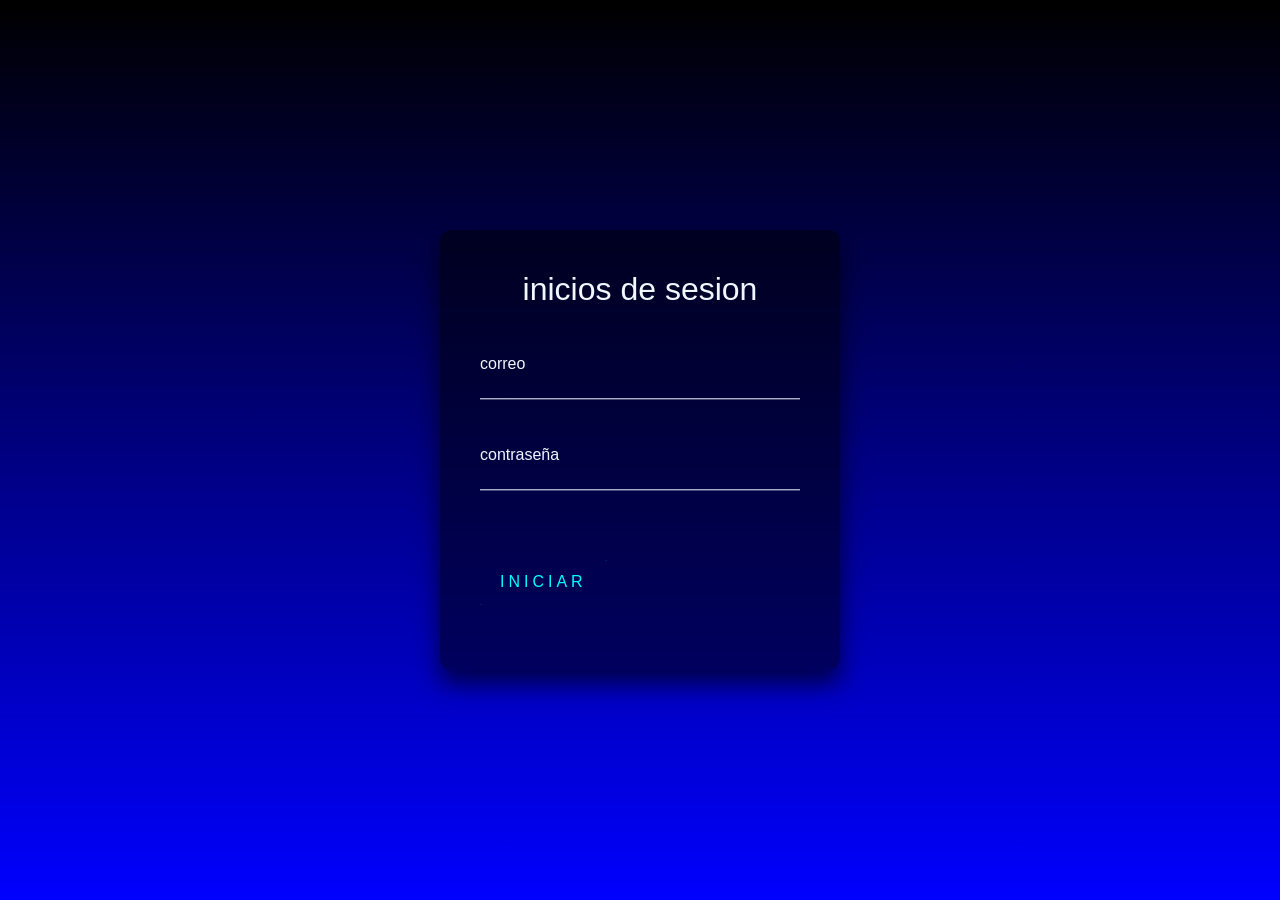
<file: index.html>
<!DOCTYPE html>
<html lang="es">
<head>
    <meta charset="UTF-8">
    
    <meta name="viewport" content="width=device-width, initial-scale=1.0,user-scalable=no, initial-scale=1.0, maximum-scale=1.0, minimum-scale=1.0">
    <title>registrarse</title>
    <!-- Normalize V8.0.1 -->
	<link rel="stylesheet" href="./css/normalize.css">

	<!-- Bootstrap V4.3 -->
	<link rel="stylesheet" href="./css/bootstrap.min.css">

	<!-- Bootstrap Material Design V4.0 -->
	<link rel="stylesheet" href="./css/bootstrap-material-design.min.css">

	<!-- Font Awesome V5.9.0 -->
	<link rel="stylesheet" href="./css/all.css">

	<!-- Sweet Alerts V8.13.0 CSS file -->
	<link rel="stylesheet" href="./css/sweetalert2.min.css">

	<!-- Sweet Alert V8.13.0 JS file-->
	<script src="./js/sweetalert2.min.js" ></script>

	<!-- jQuery Custom Content Scroller V3.1.5 -->
	<link rel="stylesheet" href="./css/jquery.mCustomScrollbar.css">
	
	<!-- General Styles -->
	<link rel="stylesheet" href="./css/style.css">

	<style>
		html{
			height: 100%;
			}
			body{
				margin: 0;
				padding: 0;
				font-family: sans-serif;
				background: linear-gradient(black,blue);
			}
			.contenedor{
				position:absolute;
				top: 50%;
				left: 50%;
				width: 400px;
				padding: 40px;
				transform: translate(-50%, -50%);
				background:  rgb(0, 0, 0,.5) ;
				box-sizing: border-box;
				box-shadow: 0 15px 25px rgb(0, 0, 0,.6) ;
				border-radius: 10px;
			}
			.contenedor h2{
				margin: 0 0 30px;
				padding: 0;
				color:aliceblue;
				text-align: center;
			}
			.contenedor .usuario{
				position: relative;
			}
			.contenedor .usuario input{
				width: 100%;
				padding: 18px 0;
				font-size: 16px;
				color: aliceblue;
				margin-bottom: 30px;
				border: none;
				border-bottom: 1px solid aliceblue;
				outline: none;
				background: transparent;

			}
			.contenedor .usuario label{
				position: absolute;
				top: 0;
				left: 0;
				padding: 18px 0;
				font-size: 16px;
				color: aliceblue;
				pointer-events: none;
				transition: .5s;

			}
			.contenedor .usuario input:focus  label,
			.contenedor .usuario input:valid  label
			{

				top: -20px;
				left: 0;
				color: aqua;
				font-size: 12px;

			}
			.contenedor form a{
				position: relative;
				display: inline-block;
				padding: 10px 20px;
				color: aqua;
				font-size: 16px;
				text-decoration: none;
				text-transform: uppercase;
				overflow: hidden;
				transition: .5s;
				margin-top: 40px ;
				letter-spacing: 4px;
			}
			
			.contenedor a:hover{
				background: aqua;
				color: aliceblue;
				border-radius: 5px;
				box-shadow: 0 0 5px aqua,
				0 0 25px aqua,
				0 0 50px aqua,
				0 0 100px aqua

			}
			.contenedor a span{ 
			position: absolute;
			display: block;	

			}
			.contenedor a span:nth-child(1){
				top: 0;
				left: -100%;
				width: 100%;
				height: 2px;
				background: linear-gradient(270deg, transparent,aqua);
				animation: btn-anim1 1s linear infinite;
				animation-delay:.5s;
			}

			@keyframes btn-anim1{
				0%{
					left:-100%
				}
				50% ,100%{
					left: 100%;
				}
			}
			.contenedor a span:nth-child(2){
				top: -100%;
				right: 0%;
				width: 2px;
				height: 100%;
				background: linear-gradient(90deg, transparent,aqua);
				animation: btn-anim1 1s linear infinite;
				animation-delay:.25s;

			}

			@keyframes btn-anim1{
				0%{
					top:-100%
				}
				50% ,100%{
					top:  100%;
				}
			}
			.contenedor a span:nth-child(3){
				right: -100%;
				bottom: 0;
				height: 2px;
				width: 100%;
				background: linear-gradient(180deg, transparent,aqua);
				animation: btn-anim1 1s linear infinite;
				animation-delay: .25s;
			}

			@keyframes btn-anim1{
				0%{
					right:-100%
				}
				50% ,100%{
					right: 100%;
				}
			}
			.contenedor a span:nth-child(4){
			bottom: -100%;
				left: 0;
				width: 2px;
				height: 100%;
				background: linear-gradient(270deg, transparent,aqua);
				animation: btn-anim1 1s linear infinite;
				animation-delay: .75s;
			}

			@keyframes btn-anim1{
				0%{
					bottom: -100%
				}
				50% ,100%{
					bottom: 100%;
				}
			}

			





	</style>


</head>
<body>
    <div class="contenedor">
<h2>inicios de sesion</h2>
<form action="ingresar">
    <div class="usuario">
        <input type="text" required>
            <label>correo</label>
    </div>
    <div class="usuario">
		<input type="password" required>
			<label>contraseña</label>

			</div>
			<a href="home.html">
				<span></span>
				<span></span>
				<span></span>
				<span></span>
				iniciar
			</a>
 
</form>
    </div>
    
</body>
</html>
</file>
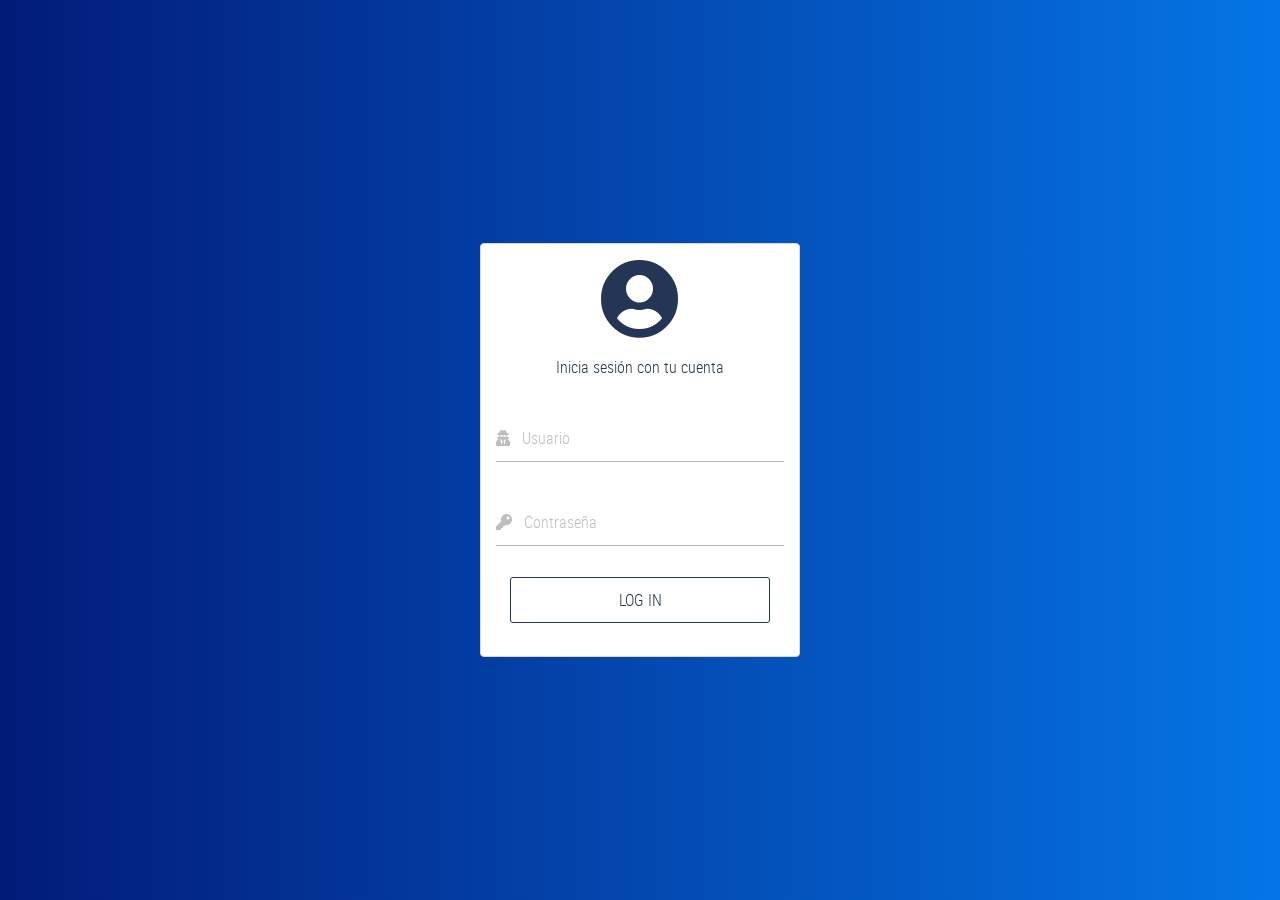
<file: SPM-master/index.html>
<!DOCTYPE html>
<html lang="es">
<head>
	<meta charset="UTF-8">
	<meta name="viewport" content="width=device-width, user-scalable=no, initial-scale=1.0, maximum-scale=1.0, minimum-scale=1.0">
	<title>Login</title>

	<!-- Normalize V8.0.1 -->
	<link rel="stylesheet" href="./css/normalize.css">

	<!-- Bootstrap V4.3 -->
	<link rel="stylesheet" href="./css/bootstrap.min.css">

	<!-- Bootstrap Material Design V4.0 -->
	<link rel="stylesheet" href="./css/bootstrap-material-design.min.css">

	<!-- Font Awesome V5.9.0 -->
	<link rel="stylesheet" href="./css/all.css">

	<!-- Sweet Alerts V8.13.0 CSS file -->
	<link rel="stylesheet" href="./css/sweetalert2.min.css">

	<!-- Sweet Alert V8.13.0 JS file -->
	<script src="./js/sweetalert2.min.js" ></script>

	<!-- jQuery Custom Content Scroller V3.1.5 -->
	<link rel="stylesheet" href="./css/jquery.mCustomScrollbar.css">
	
	<!-- General Styles -->
	<link rel="stylesheet" href="./css/style.css">
</head>
<body>

	<div class="login-container">
		<div class="login-content">
			<p class="text-center">
				<i class="fas fa-user-circle fa-5x"></i>
			</p>
			<p class="text-center">
				Inicia sesión con tu cuenta
			</p>
			<form action="">
				<div class="form-group">
					<label for="UserName" class="bmd-label-floating"><i class="fas fa-user-secret"></i> &nbsp; Usuario</label>
					<input type="text" class="form-control" id="UserName" name="usuario" pattern="[a-zA-Z0-9]{1,35}" maxlength="35">
				</div>
				<div class="form-group">
					<label for="UserPassword" class="bmd-label-floating"><i class="fas fa-key"></i> &nbsp; Contraseña</label>
					<input type="password" class="form-control" id="UserPassword" name="clave" maxlength="200">
				</div>
				<a href="home.html" class="btn-login text-center">LOG IN</a>
			</form>
		</div>
	</div>

	
	<!--=============================================
	=            Include JavaScript files           =
	==============================================-->
	<!-- jQuery V3.4.1 -->
	<script src="./js/jquery-3.4.1.min.js" ></script>

	<!-- popper -->
	<script src="./js/popper.min.js" ></script>

	<!-- Bootstrap V4.3 -->
	<script src="./js/bootstrap.min.js" ></script>

	<!-- jQuery Custom Content Scroller V3.1.5 -->
	<script src="./js/jquery.mCustomScrollbar.concat.min.js" ></script>

	<!-- Bootstrap Material Design V4.0 -->
	<script src="./js/bootstrap-material-design.min.js" ></script>
	<script>$(document).ready(function() { $('body').bootstrapMaterialDesign(); });</script>

	<script src="./js/main.js" ></script>
</body>
</html>
</file>
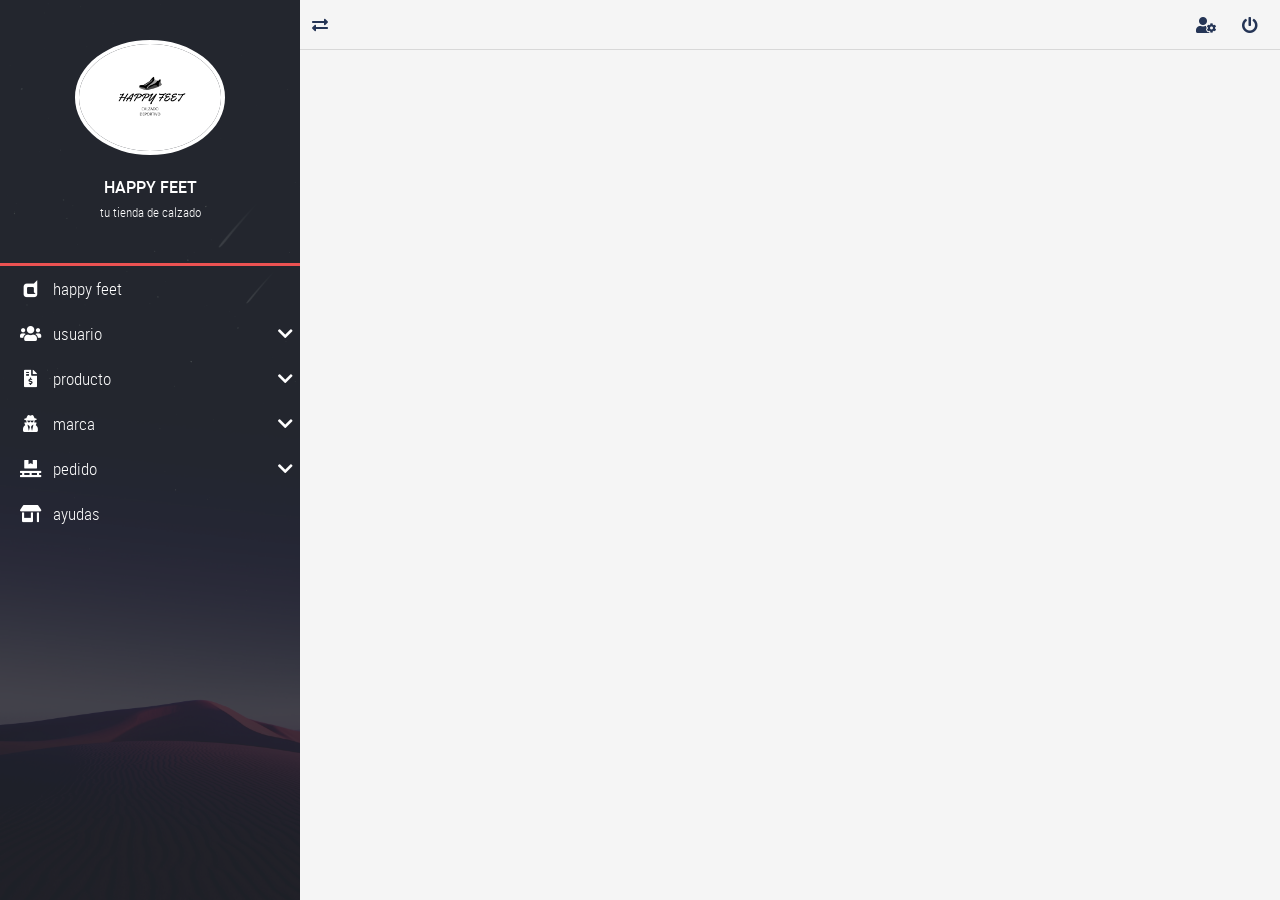
<file: home.html>
<!DOCTYPE html>
<html lang="es">
<head>
	<meta charset="UTF-8">
	<meta name="viewport" content="width=device-width, user-scalable=no, initial-scale=1.0, maximum-scale=1.0, minimum-scale=1.0">
	<title>Home</title>

	<!-- Normalize V8.0.1 -->
	<link rel="stylesheet" href="./css/normalize.css">

	<!-- Bootstrap V4.3 -->
	<link rel="stylesheet" href="./css/bootstrap.min.css">

	<!-- Bootstrap Material Design V4.0 -->
	<link rel="stylesheet" href="./css/bootstrap-material-design.min.css">

	<!-- Font Awesome V5.9.0 -->
	<link rel="stylesheet" href="./css/all.css">

	<!-- Sweet Alerts V8.13.0 CSS file -->
	<link rel="stylesheet" href="./css/sweetalert2.min.css">

	<!-- Sweet Alert V8.13.0 JS file-->
	<script src="./js/sweetalert2.min.js" ></script>

	<!-- jQuery Custom Content Scroller V3.1.5 -->
	<link rel="stylesheet" href="./css/jquery.mCustomScrollbar.css">
	
	<!-- General Styles -->
	<link rel="stylesheet" href="./css/style.css">


</head>
<body>
	
	<!-- Main container -->
	<main class="full-box main-container">
		<!-- Nav lateral -->
		<section class="full-box nav-lateral">
			<div class="full-box nav-lateral-bg show-nav-lateral"></div>
			<div class="full-box nav-lateral-content">
				<figure class="full-box nav-lateral-avatar">
					<i class="far fa-times-circle show-nav-lateral"></i>
					<img src="./assets/avatar/LOGO.png" class="img-fluid" alt="Avatar">
					<figcaption class="roboto-medium text-center">
						HAPPY FEET <br><small class="roboto-condensed-light">tu tienda de calzado</small>
					</figcaption>
				</figure>
				<div class="full-box nav-lateral-bar"></div>
				<nav class="full-box nav-lateral-menu">
					<ul>
						<li>
							<a href="home.html"><i class="fab fa-dashcube fa-fw"></i> &nbsp; happy feet</a>
						</li>

						<li>
							<a href="#" class="nav-btn-submenu"><i class="fas fa-users fa-fw"></i> &nbsp; usuario <i class="fas fa-chevron-down"></i></a>
							<ul>
								<li>
									<a href="vistas/usuario2.php"target="marco"><i class="fas fa-clipboard-list fa-fw"></i> &nbsp; Lista de usuario</a>
								</li>
								<li>
									<a href="vistas/usuario.php"target="marco"><i class="fas fa-plus fa-fw"></i> &nbsp; Agregar usuario</a>
								</li>
								
								
							</ul>
						</li>

						

						<li>
							<a href="#" class="nav-btn-submenu"><i class="fas fa-file-invoice-dollar fa-fw"></i> &nbsp; producto <i class="fas fa-chevron-down"></i></a>
							<ul>
								<li>
									<a href="vistas/producto.php"target="marco"><i class="fas fa-clipboard-list fa-fw"></i> &nbsp; Lista productos</a>
								</li>
								<li>
									<a href="vistas/producto2.php"target="marco"><i class="fas fa-plus fa-fw"></i> &nbsp; agregar producto</a>
								</li>
								
								
							</ul>
						</li>

						
						<li>
							<a href="#" class="nav-btn-submenu"><i class="fas  fa-user-secret fa-fw"></i> &nbsp; marca <i class="fas fa-chevron-down"></i></a>
							<ul>
								<li>
									<a href="vistas/marca.php"target="marco"><i class="fas fa-plus fa-fw"></i> &nbsp; buscar marca zapatos</a>
								</li>
								<li>
									<a href="vistas/marca2.php"target="marco"><i class="fas fa-clipboard-list fa-fw"></i> &nbsp; elegir marca zapatos</a>
								</li>
								
							</ul>
						</li>
						<li>
							<a href="#" class="nav-btn-submenu"><i class="fas fa-pallet fa-fw"></i> &nbsp; pedido <i class="fas fa-chevron-down"></i></a>
							<ul>
								<li>
									<a href="vistas/pedido.php"target="marco"><i class="fas fa-plus fa-fw"></i> &nbsp; agregar pedido</a>
									
								
									
								</li>
								<li>
									<a href="vistas/pedido2.php"target="marco"><i class="fas fa-clipboard-list fa-fw"></i> &nbsp; Lista pedidos</a>
								</li>
								<li>
									<a href="vistas/agregarpedido.php"target="marco"><i class="fas fa-search fa-fw"></i> &nbsp; Buscar pedido</a>
								</li>
							</ul>
						</li>

						<li>
							<a href="vistas/.php"target="marco"><i class="fas fa-store-alt fa-fw"></i> &nbsp; ayudas</a>
						</li>
					</ul>
				</nav>
			</div>
		</section>

		<!-- Page content -->
		<section class="full-box page-content">
			<nav class="full-box navbar-info">
				<a href="#" class="float-left show-nav-lateral">
					<i class="fas fa-exchange-alt"></i>
				</a>
				<a href="user-update.html">
					<i class="fas fa-user-cog"></i>
				</a>
				<a href="#" class="btn-exit-system">
					<i class="fas fa-power-off"></i>
				</a>
			</nav>	
			</div>
			<section class="full-width" style="margin: 30px 0;">
				<iframe name="marco" src="framework.php" frameborder="0" width="100%" height="900"></iframe>
			</section>

		</section>
	</main>
	
	
	<!--=============================================
	=            Include JavaScript files           =
	==============================================-->
	<!-- jQuery V3.4.1 -->
	<script src="./js/jquery-3.4.1.min.js" ></script>

	<!-- popper -->
	<script src="./js/popper.min.js" ></script>

	<!-- Bootstrap V4.3 -->
	<script src="./js/bootstrap.min.js" ></script>

	<!-- jQuery Custom Content Scroller V3.1.5 -->
	<script src="./js/jquery.mCustomScrollbar.concat.min.js" ></script>

	<!-- Bootstrap Material Design V4.0 -->
	<script src="./js/bootstrap-material-design.min.js" ></script>
	<script>$(document).ready(function() { $('body').bootstrapMaterialDesign(); });</script>

	<script src="./js/main.js" ></script>
</body>
</html>
</file>
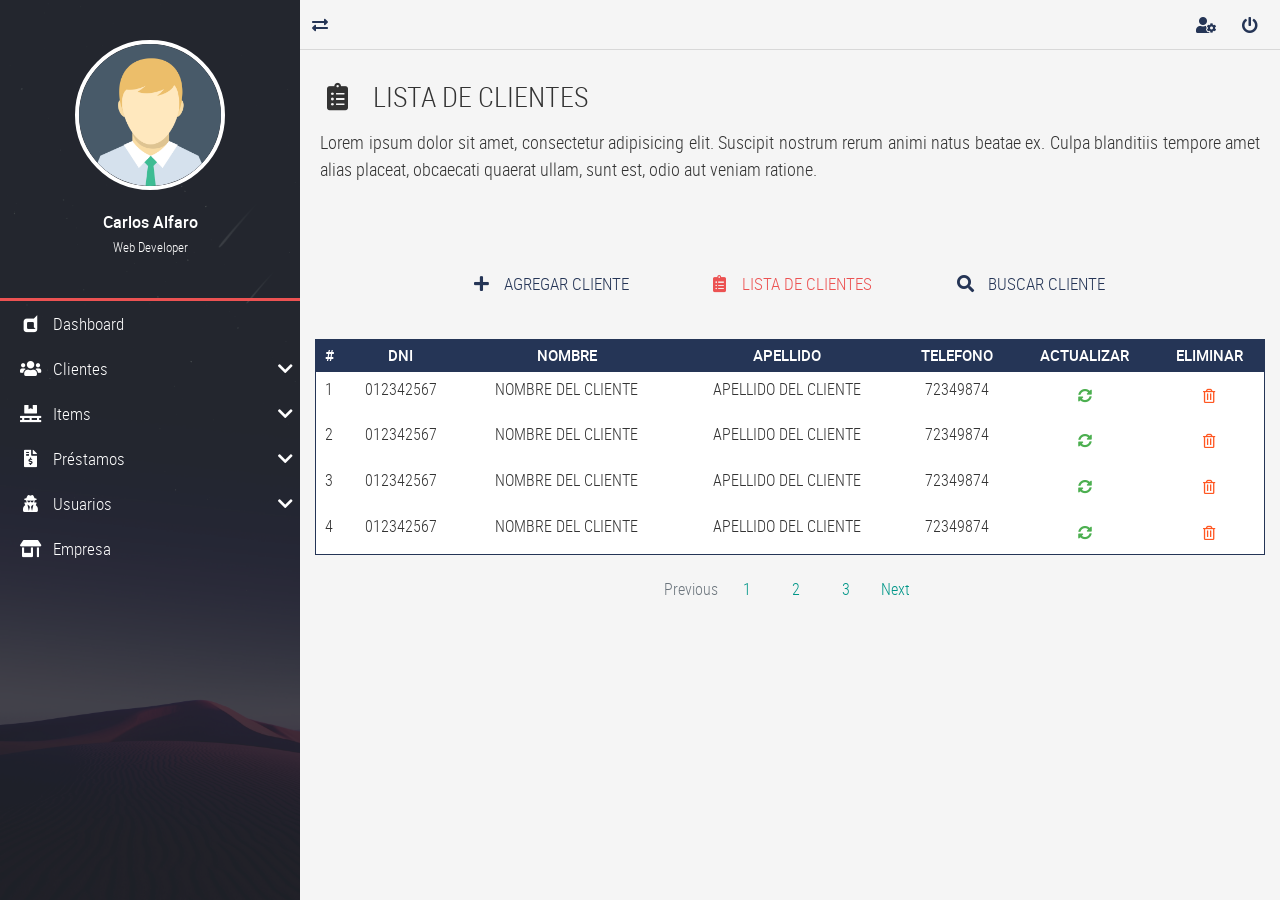
<file: SPM-master/client-list.html>
<!DOCTYPE html>
<html lang="es">
<head>
	<meta charset="UTF-8">
	<meta name="viewport" content="width=device-width, user-scalable=no, initial-scale=1.0, maximum-scale=1.0, minimum-scale=1.0">
	<title>Lista de clientes</title>

	<!-- Normalize V8.0.1 -->
	<link rel="stylesheet" href="./css/normalize.css">

	<!-- Bootstrap V4.3 -->
	<link rel="stylesheet" href="./css/bootstrap.min.css">

	<!-- Bootstrap Material Design V4.0 -->
	<link rel="stylesheet" href="./css/bootstrap-material-design.min.css">

	<!-- Font Awesome V5.9.0 -->
	<link rel="stylesheet" href="./css/all.css">

	<!-- Sweet Alerts V8.13.0 CSS file -->
	<link rel="stylesheet" href="./css/sweetalert2.min.css">

	<!-- Sweet Alert V8.13.0 JS file-->
	<script src="./js/sweetalert2.min.js" ></script>

	<!-- jQuery Custom Content Scroller V3.1.5 -->
	<link rel="stylesheet" href="./css/jquery.mCustomScrollbar.css">
	
	<!-- General Styles -->
	<link rel="stylesheet" href="./css/style.css">


</head>
<body>
	
	<!-- Main container -->
	<main class="full-box main-container">
		<!-- Nav lateral -->
		<section class="full-box nav-lateral">
			<div class="full-box nav-lateral-bg show-nav-lateral"></div>
			<div class="full-box nav-lateral-content">
				<figure class="full-box nav-lateral-avatar">
					<i class="far fa-times-circle show-nav-lateral"></i>
					<img src="./assets/avatar/Avatar.png" class="img-fluid" alt="Avatar">
					<figcaption class="roboto-medium text-center">
						Carlos Alfaro <br><small class="roboto-condensed-light">Web Developer</small>
					</figcaption>
				</figure>
				<div class="full-box nav-lateral-bar"></div>
				<nav class="full-box nav-lateral-menu">
					<ul>
						<li>
							<a href="home.html"><i class="fab fa-dashcube fa-fw"></i> &nbsp; Dashboard</a>
						</li>

						<li>
							<a href="#" class="nav-btn-submenu"><i class="fas fa-users fa-fw"></i> &nbsp; Clientes <i class="fas fa-chevron-down"></i></a>
							<ul>
								<li>
									<a href="client-new.html"><i class="fas fa-plus fa-fw"></i> &nbsp; Agregar Cliente</a>
								</li>
								<li>
									<a href="client-list.html"><i class="fas fa-clipboard-list fa-fw"></i> &nbsp; Lista de clientes</a>
								</li>
								<li>
									<a href="client-search.html"><i class="fas fa-search fa-fw"></i> &nbsp; Buscar cliente</a>
								</li>
							</ul>
						</li>

						<li>
							<a href="#" class="nav-btn-submenu"><i class="fas fa-pallet fa-fw"></i> &nbsp; Items <i class="fas fa-chevron-down"></i></a>
							<ul>
								<li>
									<a href="item-new.html"><i class="fas fa-plus fa-fw"></i> &nbsp; Agregar item</a>
								</li>
								<li>
									<a href="item-list.html"><i class="fas fa-clipboard-list fa-fw"></i> &nbsp; Lista de items</a>
								</li>
								<li>
									<a href="item-search.html"><i class="fas fa-search fa-fw"></i> &nbsp; Buscar item</a>
								</li>
							</ul>
						</li>

						<li>
							<a href="#" class="nav-btn-submenu"><i class="fas fa-file-invoice-dollar fa-fw"></i> &nbsp; Préstamos <i class="fas fa-chevron-down"></i></a>
							<ul>
								<li>
									<a href="reservation-new.html"><i class="fas fa-plus fa-fw"></i> &nbsp; Nuevo préstamo</a>
								</li>
								<li>
									<a href="reservation-list.html"><i class="fas fa-clipboard-list fa-fw"></i> &nbsp; Lista de préstamos</a>
								</li>
								<li>
									<a href="reservation-search.html"><i class="fas fa-search-dollar fa-fw"></i> &nbsp; Buscar préstamos</a>
								</li>
								<li>
									<a href="reservation-pending.html"><i class="fas fa-hand-holding-usd fa-fw"></i> &nbsp; Préstamos pendientes</a>
								</li>
							</ul>
						</li>

						<li>
							<a href="#" class="nav-btn-submenu"><i class="fas  fa-user-secret fa-fw"></i> &nbsp; Usuarios <i class="fas fa-chevron-down"></i></a>
							<ul>
								<li>
									<a href="user-new.html"><i class="fas fa-plus fa-fw"></i> &nbsp; Nuevo usuario</a>
								</li>
								<li>
									<a href="user-list.html"><i class="fas fa-clipboard-list fa-fw"></i> &nbsp; Lista de usuarios</a>
								</li>
								<li>
									<a href="user-search.html"><i class="fas fa-search fa-fw"></i> &nbsp; Buscar usuario</a>
								</li>
							</ul>
						</li>

						<li>
							<a href="company.html"><i class="fas fa-store-alt fa-fw"></i> &nbsp; Empresa</a>
						</li>
					</ul>
				</nav>
			</div>
		</section>

		<!-- Page content -->
		<section class="full-box page-content">
			<nav class="full-box navbar-info">
				<a href="#" class="float-left show-nav-lateral">
					<i class="fas fa-exchange-alt"></i>
				</a>
				<a href="user-update.html">
					<i class="fas fa-user-cog"></i>
				</a>
				<a href="#" class="btn-exit-system">
					<i class="fas fa-power-off"></i>
				</a>
			</nav>

			<!-- Page header -->
			<div class="full-box page-header">
				<h3 class="text-left">
					<i class="fas fa-clipboard-list fa-fw"></i> &nbsp; LISTA DE CLIENTES
				</h3>
				<p class="text-justify">
					Lorem ipsum dolor sit amet, consectetur adipisicing elit. Suscipit nostrum rerum animi natus beatae ex. Culpa blanditiis tempore amet alias placeat, obcaecati quaerat ullam, sunt est, odio aut veniam ratione.
				</p>
			</div>

			<div class="container-fluid">
				<ul class="full-box list-unstyled page-nav-tabs">
					<li>
						<a href="client-new.html"><i class="fas fa-plus fa-fw"></i> &nbsp; AGREGAR CLIENTE</a>
					</li>
					<li>
						<a class="active" href="client-list.html"><i class="fas fa-clipboard-list fa-fw"></i> &nbsp; LISTA DE CLIENTES</a>
					</li>
					<li>
						<a href="client-search.html"><i class="fas fa-search fa-fw"></i> &nbsp; BUSCAR CLIENTE</a>
					</li>
				</ul>	
			</div>
			
			<!-- Content here-->
			<div class="container-fluid">
				<div class="table-responsive">
					<table class="table table-dark table-sm">
						<thead>
							<tr class="text-center roboto-medium">
								<th>#</th>
								<th>DNI</th>
								<th>NOMBRE</th>
								<th>APELLIDO</th>
								<th>TELEFONO</th>
								<th>ACTUALIZAR</th>
								<th>ELIMINAR</th>
							</tr>
						</thead>
						<tbody>
							<tr class="text-center" >
								<td>1</td>
								<td>012342567</td>
								<td>NOMBRE DEL CLIENTE</td>
								<td>APELLIDO DEL CLIENTE</td>
								<td>72349874</td>
								<td>
									<a href="client-update.html" class="btn btn-success">
	  									<i class="fas fa-sync-alt"></i>	
									</a>
								</td>
								<td>
									<form action="">
										<button type="button" class="btn btn-warning">
		  									<i class="far fa-trash-alt"></i>
										</button>
									</form>
								</td>
							</tr>
							<tr class="text-center" >
								<td>2</td>
								<td>012342567</td>
								<td>NOMBRE DEL CLIENTE</td>
								<td>APELLIDO DEL CLIENTE</td>
								<td>72349874</td>
								<td>
									<a href="client-update.html" class="btn btn-success">
	  									<i class="fas fa-sync-alt"></i>	
									</a>
								</td>
								<td>
									<form action="">
										<button type="button" class="btn btn-warning">
		  									<i class="far fa-trash-alt"></i>
										</button>
									</form>
								</td>
							</tr>
							<tr class="text-center" >
								<td>3</td>
								<td>012342567</td>
								<td>NOMBRE DEL CLIENTE</td>
								<td>APELLIDO DEL CLIENTE</td>
								<td>72349874</td>
								<td>
									<a href="client-update.html" class="btn btn-success">
	  									<i class="fas fa-sync-alt"></i>	
									</a>
								</td>
								<td>
									<form action="">
										<button type="button" class="btn btn-warning">
		  									<i class="far fa-trash-alt"></i>
										</button>
									</form>
								</td>
							</tr>
							<tr class="text-center" >
								<td>4</td>
								<td>012342567</td>
								<td>NOMBRE DEL CLIENTE</td>
								<td>APELLIDO DEL CLIENTE</td>
								<td>72349874</td>
								<td>
									<a href="client-update.html" class="btn btn-success">
	  									<i class="fas fa-sync-alt"></i>	
									</a>
								</td>
								<td>
									<form action="">
										<button type="button" class="btn btn-warning">
		  									<i class="far fa-trash-alt"></i>
										</button>
									</form>
								</td>
							</tr>
						</tbody>
					</table>
				</div>
				<nav aria-label="Page navigation example">
					<ul class="pagination justify-content-center">
						<li class="page-item disabled">
							<a class="page-link" href="#" tabindex="-1">Previous</a>
						</li>
						<li class="page-item"><a class="page-link" href="#">1</a></li>
						<li class="page-item"><a class="page-link" href="#">2</a></li>
						<li class="page-item"><a class="page-link" href="#">3</a></li>
						<li class="page-item">
							<a class="page-link" href="#">Next</a>
						</li>
					</ul>
				</nav>
			</div>

		</section>
	</main>
	
	
	<!--=============================================
	=            Include JavaScript files           =
	==============================================-->
	<!-- jQuery V3.4.1 -->
	<script src="./js/jquery-3.4.1.min.js" ></script>

	<!-- popper -->
	<script src="./js/popper.min.js" ></script>

	<!-- Bootstrap V4.3 -->
	<script src="./js/bootstrap.min.js" ></script>

	<!-- jQuery Custom Content Scroller V3.1.5 -->
	<script src="./js/jquery.mCustomScrollbar.concat.min.js" ></script>

	<!-- Bootstrap Material Design V4.0 -->
	<script src="./js/bootstrap-material-design.min.js" ></script>
	<script>$(document).ready(function() { $('body').bootstrapMaterialDesign(); });</script>

	<script src="./js/main.js" ></script>
</body>
</html>
</file>
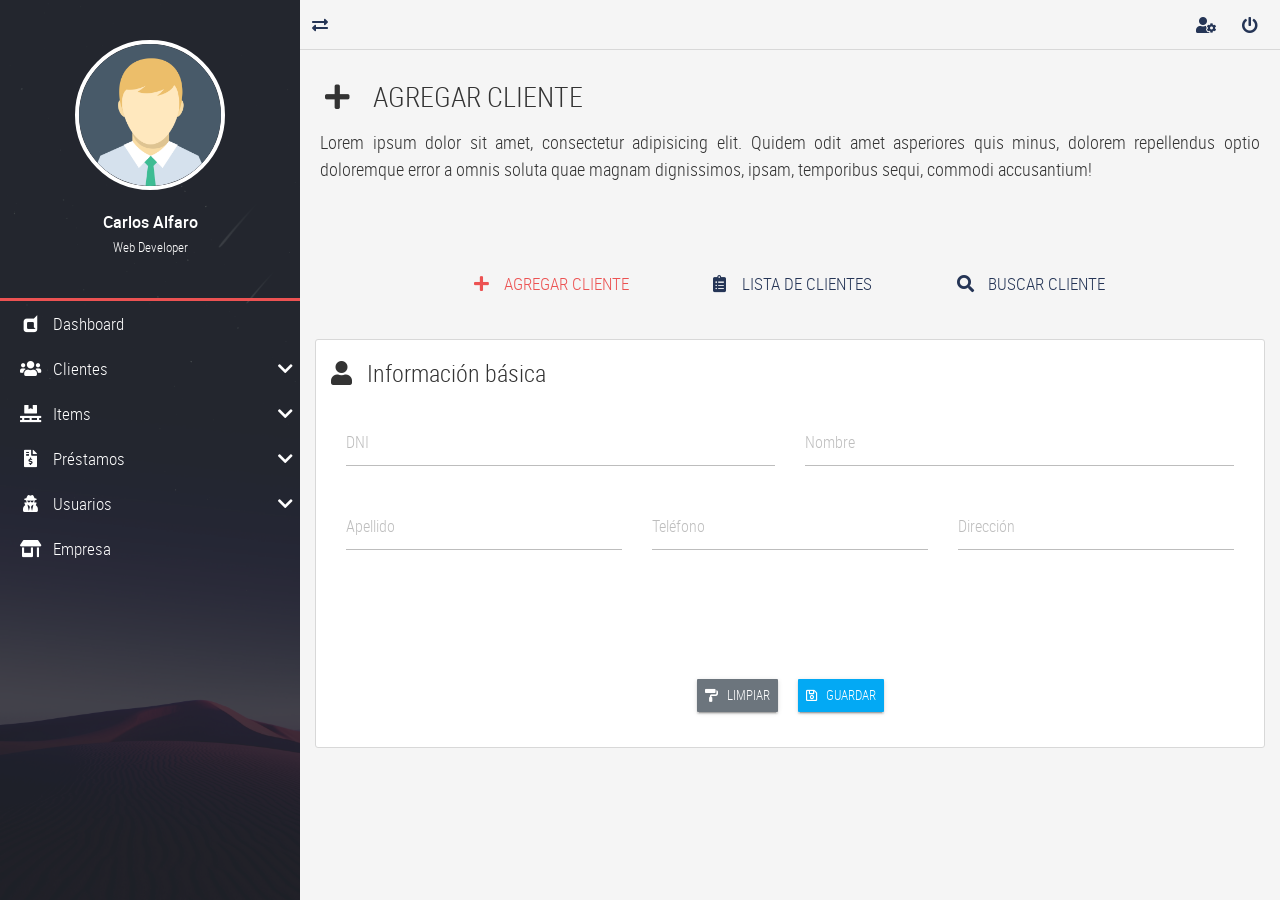
<file: SPM-master/client-new.html>
<!DOCTYPE html>
<html lang="es">
<head>
	<meta charset="UTF-8">
	<meta name="viewport" content="width=device-width, user-scalable=no, initial-scale=1.0, maximum-scale=1.0, minimum-scale=1.0">
	<title>Nuevo cliente</title>

	<!-- Normalize V8.0.1 -->
	<link rel="stylesheet" href="./css/normalize.css">

	<!-- Bootstrap V4.3 -->
	<link rel="stylesheet" href="./css/bootstrap.min.css">

	<!-- Bootstrap Material Design V4.0 -->
	<link rel="stylesheet" href="./css/bootstrap-material-design.min.css">

	<!-- Font Awesome V5.9.0 -->
	<link rel="stylesheet" href="./css/all.css">

	<!-- Sweet Alerts V8.13.0 CSS file -->
	<link rel="stylesheet" href="./css/sweetalert2.min.css">

	<!-- Sweet Alert V8.13.0 JS file-->
	<script src="./js/sweetalert2.min.js" ></script>

	<!-- jQuery Custom Content Scroller V3.1.5 -->
	<link rel="stylesheet" href="./css/jquery.mCustomScrollbar.css">
	
	<!-- General Styles -->
	<link rel="stylesheet" href="./css/style.css">


</head>
<body>
	
	<!-- Main container -->
	<main class="full-box main-container">
		<!-- Nav lateral -->
		<section class="full-box nav-lateral">
			<div class="full-box nav-lateral-bg show-nav-lateral"></div>
			<div class="full-box nav-lateral-content">
				<figure class="full-box nav-lateral-avatar">
					<i class="far fa-times-circle show-nav-lateral"></i>
					<img src="./assets/avatar/Avatar.png" class="img-fluid" alt="Avatar">
					<figcaption class="roboto-medium text-center">
						Carlos Alfaro <br><small class="roboto-condensed-light">Web Developer</small>
					</figcaption>
				</figure>
				<div class="full-box nav-lateral-bar"></div>
				<nav class="full-box nav-lateral-menu">
					<ul>
						<li>
							<a href="home.html"><i class="fab fa-dashcube fa-fw"></i> &nbsp; Dashboard</a>
						</li>

						<li>
							<a href="#" class="nav-btn-submenu"><i class="fas fa-users fa-fw"></i> &nbsp; Clientes <i class="fas fa-chevron-down"></i></a>
							<ul>
								<li>
									<a href="client-new.html"><i class="fas fa-plus fa-fw"></i> &nbsp; Agregar Cliente</a>
								</li>
								<li>
									<a href="client-list.html"><i class="fas fa-clipboard-list fa-fw"></i> &nbsp; Lista de clientes</a>
								</li>
								<li>
									<a href="client-search.html"><i class="fas fa-search fa-fw"></i> &nbsp; Buscar cliente</a>
								</li>
							</ul>
						</li>

						<li>
							<a href="#" class="nav-btn-submenu"><i class="fas fa-pallet fa-fw"></i> &nbsp; Items <i class="fas fa-chevron-down"></i></a>
							<ul>
								<li>
									<a href="item-new.html"><i class="fas fa-plus fa-fw"></i> &nbsp; Agregar item</a>
								</li>
								<li>
									<a href="item-list.html"><i class="fas fa-clipboard-list fa-fw"></i> &nbsp; Lista de items</a>
								</li>
								<li>
									<a href="item-search.html"><i class="fas fa-search fa-fw"></i> &nbsp; Buscar item</a>
								</li>
							</ul>
						</li>

						<li>
							<a href="#" class="nav-btn-submenu"><i class="fas fa-file-invoice-dollar fa-fw"></i> &nbsp; Préstamos <i class="fas fa-chevron-down"></i></a>
							<ul>
								<li>
									<a href="reservation-new.html"><i class="fas fa-plus fa-fw"></i> &nbsp; Nuevo préstamo</a>
								</li>
								<li>
									<a href="reservation-list.html"><i class="fas fa-clipboard-list fa-fw"></i> &nbsp; Lista de préstamos</a>
								</li>
								<li>
									<a href="reservation-search.html"><i class="fas fa-search-dollar fa-fw"></i> &nbsp; Buscar préstamos</a>
								</li>
								<li>
									<a href="reservation-pending.html"><i class="fas fa-hand-holding-usd fa-fw"></i> &nbsp; Préstamos pendientes</a>
								</li>
							</ul>
						</li>

						<li>
							<a href="#" class="nav-btn-submenu"><i class="fas  fa-user-secret fa-fw"></i> &nbsp; Usuarios <i class="fas fa-chevron-down"></i></a>
							<ul>
								<li>
									<a href="user-new.html"><i class="fas fa-plus fa-fw"></i> &nbsp; Nuevo usuario</a>
								</li>
								<li>
									<a href="user-list.html"><i class="fas fa-clipboard-list fa-fw"></i> &nbsp; Lista de usuarios</a>
								</li>
								<li>
									<a href="user-search.html"><i class="fas fa-search fa-fw"></i> &nbsp; Buscar usuario</a>
								</li>
							</ul>
						</li>

						<li>
							<a href="company.html"><i class="fas fa-store-alt fa-fw"></i> &nbsp; Empresa</a>
						</li>
					</ul>
				</nav>
			</div>
		</section>

		<!-- Page content -->
		<section class="full-box page-content">
			<nav class="full-box navbar-info">
				<a href="#" class="float-left show-nav-lateral">
					<i class="fas fa-exchange-alt"></i>
				</a>
				<a href="user-update.html">
					<i class="fas fa-user-cog"></i>
				</a>
				<a href="#" class="btn-exit-system">
					<i class="fas fa-power-off"></i>
				</a>
			</nav>

			<!-- Page header -->
			<div class="full-box page-header">
				<h3 class="text-left">
					<i class="fas fa-plus fa-fw"></i> &nbsp; AGREGAR CLIENTE
				</h3>
				<p class="text-justify">
					Lorem ipsum dolor sit amet, consectetur adipisicing elit. Quidem odit amet asperiores quis minus, dolorem repellendus optio doloremque error a omnis soluta quae magnam dignissimos, ipsam, temporibus sequi, commodi accusantium!
				</p>
			</div>

			<div class="container-fluid">
				<ul class="full-box list-unstyled page-nav-tabs">
					<li>
						<a class="active" href="client-new.html"><i class="fas fa-plus fa-fw"></i> &nbsp; AGREGAR CLIENTE</a>
					</li>
					<li>
						<a href="client-list.html"><i class="fas fa-clipboard-list fa-fw"></i> &nbsp; LISTA DE CLIENTES</a>
					</li>
					<li>
						<a href="client-search.html"><i class="fas fa-search fa-fw"></i> &nbsp; BUSCAR CLIENTE</a>
					</li>
				</ul>	
			</div>
			
			<!-- Content here-->
			<div class="container-fluid">
				<form action="" class="form-neon" autocomplete="off">
					<fieldset>
						<legend><i class="fas fa-user"></i> &nbsp; Información básica</legend>
						<div class="container-fluid">
							<div class="row">
								<div class="col-12 col-md-6">
									<div class="form-group">
										<label for="cliente_dni" class="bmd-label-floating">DNI</label>
										<input type="text" pattern="[a-zA-Z0-9-]{1,27}" class="form-control" id="cliente_dni" id="cliente_dni" maxlength="27">
									</div>
								</div>
								<div class="col-12 col-md-6">
									<div class="form-group">
										<label for="cliente_nombre" class="bmd-label-floating">Nombre</label>
										<input type="text" pattern="[a-zA-ZáéíóúÁÉÍÓÚñÑ ]{1,40}" class="form-control" name="cliente_nombre" id="cliente_nombre" maxlength="40">
									</div>
								</div>
								<div class="col-12 col-md-4">
									<div class="form-group">
										<label for="cliente_apellido" class="bmd-label-floating">Apellido</label>
										<input type="text" pattern="[a-zA-ZáéíóúÁÉÍÓÚñÑ ]{1,40}" class="form-control" name="cliente_apellido" id="cliente_apellido" maxlength="40">
									</div>
								</div>
								<div class="col-12 col-md-4">
									<div class="form-group">
										<label for="cliente_telefono" class="bmd-label-floating">Teléfono</label>
										<input type="text" pattern="[0-9()+]{1,20}" class="form-control" name="cliente_telefono" id="cliente_telefono" maxlength="20">
									</div>
								</div>
								<div class="col-12 col-md-4">
									<div class="form-group">
										<label for="cliente_direccion" class="bmd-label-floating">Dirección</label>
										<input type="text" pattern="[a-zA-Z0-9áéíóúÁÉÍÓÚñÑ#- ]{1,150}" class="form-control" name="cliente_direccion" id="cliente_direccion" maxlength="150">
									</div>
								</div>
							</div>
						</div>
					</fieldset>
					<br><br><br>
					<p class="text-center" style="margin-top: 40px;">
						<button type="reset" class="btn btn-raised btn-secondary btn-sm"><i class="fas fa-paint-roller"></i> &nbsp; LIMPIAR</button>
						&nbsp; &nbsp;
						<button type="submit" class="btn btn-raised btn-info btn-sm"><i class="far fa-save"></i> &nbsp; GUARDAR</button>
					</p>
				</form>
			</div>	

		</section>
	</main>
	
	
	<!--=============================================
	=            Include JavaScript files           =
	==============================================-->
	<!-- jQuery V3.4.1 -->
	<script src="./js/jquery-3.4.1.min.js" ></script>

	<!-- popper -->
	<script src="./js/popper.min.js" ></script>

	<!-- Bootstrap V4.3 -->
	<script src="./js/bootstrap.min.js" ></script>

	<!-- jQuery Custom Content Scroller V3.1.5 -->
	<script src="./js/jquery.mCustomScrollbar.concat.min.js" ></script>

	<!-- Bootstrap Material Design V4.0 -->
	<script src="./js/bootstrap-material-design.min.js" ></script>
	<script>$(document).ready(function() { $('body').bootstrapMaterialDesign(); });</script>

	<script src="./js/main.js" ></script>
</body>
</html>
</file>
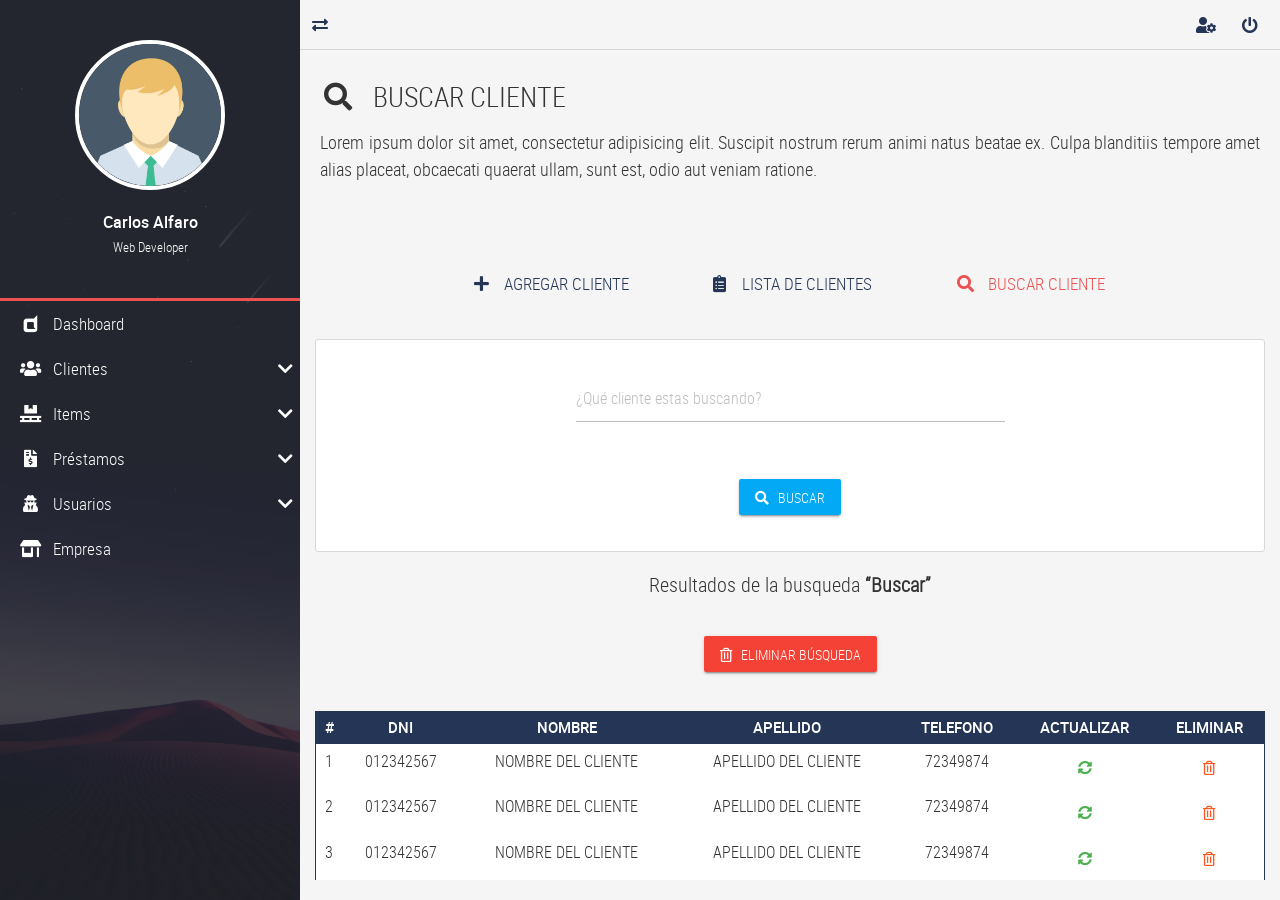
<file: SPM-master/client-search.html>
<!DOCTYPE html>
<html lang="es">
<head>
	<meta charset="UTF-8">
	<meta name="viewport" content="width=device-width, user-scalable=no, initial-scale=1.0, maximum-scale=1.0, minimum-scale=1.0">
	<title>Buscar clientes</title>

	<!-- Normalize V8.0.1 -->
	<link rel="stylesheet" href="./css/normalize.css">

	<!-- Bootstrap V4.3 -->
	<link rel="stylesheet" href="./css/bootstrap.min.css">

	<!-- Bootstrap Material Design V4.0 -->
	<link rel="stylesheet" href="./css/bootstrap-material-design.min.css">

	<!-- Font Awesome V5.9.0 -->
	<link rel="stylesheet" href="./css/all.css">

	<!-- Sweet Alerts V8.13.0 CSS file -->
	<link rel="stylesheet" href="./css/sweetalert2.min.css">

	<!-- Sweet Alert V8.13.0 JS file-->
	<script src="./js/sweetalert2.min.js" ></script>

	<!-- jQuery Custom Content Scroller V3.1.5 -->
	<link rel="stylesheet" href="./css/jquery.mCustomScrollbar.css">
	
	<!-- General Styles -->
	<link rel="stylesheet" href="./css/style.css">


</head>
<body>
	
	<!-- Main container -->
	<main class="full-box main-container">
		<!-- Nav lateral -->
		<section class="full-box nav-lateral">
			<div class="full-box nav-lateral-bg show-nav-lateral"></div>
			<div class="full-box nav-lateral-content">
				<figure class="full-box nav-lateral-avatar">
					<i class="far fa-times-circle show-nav-lateral"></i>
					<img src="./assets/avatar/Avatar.png" class="img-fluid" alt="Avatar">
					<figcaption class="roboto-medium text-center">
						Carlos Alfaro <br><small class="roboto-condensed-light">Web Developer</small>
					</figcaption>
				</figure>
				<div class="full-box nav-lateral-bar"></div>
				<nav class="full-box nav-lateral-menu">
					<ul>
						<li>
							<a href="home.html"><i class="fab fa-dashcube fa-fw"></i> &nbsp; Dashboard</a>
						</li>

						<li>
							<a href="#" class="nav-btn-submenu"><i class="fas fa-users fa-fw"></i> &nbsp; Clientes <i class="fas fa-chevron-down"></i></a>
							<ul>
								<li>
									<a href="client-new.html"><i class="fas fa-plus fa-fw"></i> &nbsp; Agregar Cliente</a>
								</li>
								<li>
									<a href="client-list.html"><i class="fas fa-clipboard-list fa-fw"></i> &nbsp; Lista de clientes</a>
								</li>
								<li>
									<a href="client-search.html"><i class="fas fa-search fa-fw"></i> &nbsp; Buscar cliente</a>
								</li>
							</ul>
						</li>

						<li>
							<a href="#" class="nav-btn-submenu"><i class="fas fa-pallet fa-fw"></i> &nbsp; Items <i class="fas fa-chevron-down"></i></a>
							<ul>
								<li>
									<a href="item-new.html"><i class="fas fa-plus fa-fw"></i> &nbsp; Agregar item</a>
								</li>
								<li>
									<a href="item-list.html"><i class="fas fa-clipboard-list fa-fw"></i> &nbsp; Lista de items</a>
								</li>
								<li>
									<a href="item-search.html"><i class="fas fa-search fa-fw"></i> &nbsp; Buscar item</a>
								</li>
							</ul>
						</li>

						<li>
							<a href="#" class="nav-btn-submenu"><i class="fas fa-file-invoice-dollar fa-fw"></i> &nbsp; Préstamos <i class="fas fa-chevron-down"></i></a>
							<ul>
								<li>
									<a href="reservation-new.html"><i class="fas fa-plus fa-fw"></i> &nbsp; Nuevo préstamo</a>
								</li>
								<li>
									<a href="reservation-list.html"><i class="fas fa-clipboard-list fa-fw"></i> &nbsp; Lista de préstamos</a>
								</li>
								<li>
									<a href="reservation-search.html"><i class="fas fa-search-dollar fa-fw"></i> &nbsp; Buscar préstamos</a>
								</li>
								<li>
									<a href="reservation-pending.html"><i class="fas fa-hand-holding-usd fa-fw"></i> &nbsp; Préstamos pendientes</a>
								</li>
							</ul>
						</li>

						<li>
							<a href="#" class="nav-btn-submenu"><i class="fas  fa-user-secret fa-fw"></i> &nbsp; Usuarios <i class="fas fa-chevron-down"></i></a>
							<ul>
								<li>
									<a href="user-new.html"><i class="fas fa-plus fa-fw"></i> &nbsp; Nuevo usuario</a>
								</li>
								<li>
									<a href="user-list.html"><i class="fas fa-clipboard-list fa-fw"></i> &nbsp; Lista de usuarios</a>
								</li>
								<li>
									<a href="user-search.html"><i class="fas fa-search fa-fw"></i> &nbsp; Buscar usuario</a>
								</li>
							</ul>
						</li>

						<li>
							<a href="company.html"><i class="fas fa-store-alt fa-fw"></i> &nbsp; Empresa</a>
						</li>
					</ul>
				</nav>
			</div>
		</section>

		<!-- Page content -->
		<section class="full-box page-content">
			<nav class="full-box navbar-info">
				<a href="#" class="float-left show-nav-lateral">
					<i class="fas fa-exchange-alt"></i>
				</a>
				<a href="user-update.html">
					<i class="fas fa-user-cog"></i>
				</a>
				<a href="#" class="btn-exit-system">
					<i class="fas fa-power-off"></i>
				</a>
			</nav>

			<!-- Page header -->
			<div class="full-box page-header">
				<h3 class="text-left">
					<i class="fas fa-search fa-fw"></i> &nbsp; BUSCAR CLIENTE
				</h3>
				<p class="text-justify">
					Lorem ipsum dolor sit amet, consectetur adipisicing elit. Suscipit nostrum rerum animi natus beatae ex. Culpa blanditiis tempore amet alias placeat, obcaecati quaerat ullam, sunt est, odio aut veniam ratione.
				</p>
			</div>

			<div class="container-fluid">
				<ul class="full-box list-unstyled page-nav-tabs">
					<li>
						<a href="client-new.html"><i class="fas fa-plus fa-fw"></i> &nbsp; AGREGAR CLIENTE</a>
					</li>
					<li>
						<a href="client-list.html"><i class="fas fa-clipboard-list fa-fw"></i> &nbsp; LISTA DE CLIENTES</a>
					</li>
					<li>
						<a class="active" href="client-search.html"><i class="fas fa-search fa-fw"></i> &nbsp; BUSCAR CLIENTE</a>
					</li>
				</ul>	
			</div>
			
			<!-- Content here-->
			<div class="container-fluid">
				<form class="form-neon" action="">
					<div class="container-fluid">
						<div class="row justify-content-md-center">
							<div class="col-12 col-md-6">
								<div class="form-group">
									<label for="inputSearch" class="bmd-label-floating">¿Qué cliente estas buscando?</label>
									<input type="text" class="form-control" name="busqueda-" id="inputSearch" maxlength="30">
								</div>
							</div>
							<div class="col-12">
								<p class="text-center" style="margin-top: 40px;">
									<button type="submit" class="btn btn-raised btn-info"><i class="fas fa-search"></i> &nbsp; BUSCAR</button>
								</p>
							</div>
						</div>
					</div>
				</form>
			</div>

			
			<div class="container-fluid">
				<form action="">
					<input type="hidden" name="eliminar-busqueda" value="eliminar">
					<div class="container-fluid">
						<div class="row justify-content-md-center">
							<div class="col-12 col-md-6">
								<p class="text-center" style="font-size: 20px;">
									Resultados de la busqueda <strong>“Buscar”</strong>
								</p>
							</div>
							<div class="col-12">
								<p class="text-center" style="margin-top: 20px;">
									<button type="submit" class="btn btn-raised btn-danger"><i class="far fa-trash-alt"></i> &nbsp; ELIMINAR BÚSQUEDA</button>
								</p>
							</div>
						</div>
					</div>
				</form>
			</div>


			<div class="container-fluid">
				<div class="table-responsive">
					<table class="table table-dark table-sm">
						<thead>
							<tr class="text-center roboto-medium">
								<th>#</th>
								<th>DNI</th>
								<th>NOMBRE</th>
								<th>APELLIDO</th>
								<th>TELEFONO</th>
								<th>ACTUALIZAR</th>
								<th>ELIMINAR</th>
							</tr>
						</thead>
						<tbody>
							<tr class="text-center" >
								<td>1</td>
								<td>012342567</td>
								<td>NOMBRE DEL CLIENTE</td>
								<td>APELLIDO DEL CLIENTE</td>
								<td>72349874</td>
								<td>
									<a href="client-update.html" class="btn btn-success">
	  									<i class="fas fa-sync-alt"></i>	
									</a>
								</td>
								<td>
									<form action="">
										<button type="button" class="btn btn-warning">
		  									<i class="far fa-trash-alt"></i>
										</button>
									</form>
								</td>
							</tr>
							<tr class="text-center" >
								<td>2</td>
								<td>012342567</td>
								<td>NOMBRE DEL CLIENTE</td>
								<td>APELLIDO DEL CLIENTE</td>
								<td>72349874</td>
								<td>
									<a href="client-update.html" class="btn btn-success">
	  									<i class="fas fa-sync-alt"></i>	
									</a>
								</td>
								<td>
									<form action="">
										<button type="button" class="btn btn-warning">
		  									<i class="far fa-trash-alt"></i>
										</button>
									</form>
								</td>
							</tr>
							<tr class="text-center" >
								<td>3</td>
								<td>012342567</td>
								<td>NOMBRE DEL CLIENTE</td>
								<td>APELLIDO DEL CLIENTE</td>
								<td>72349874</td>
								<td>
									<a href="client-update.html" class="btn btn-success">
	  									<i class="fas fa-sync-alt"></i>	
									</a>
								</td>
								<td>
									<form action="">
										<button type="button" class="btn btn-warning">
		  									<i class="far fa-trash-alt"></i>
										</button>
									</form>
								</td>
							</tr>
							<tr class="text-center" >
								<td>4</td>
								<td>012342567</td>
								<td>NOMBRE DEL CLIENTE</td>
								<td>APELLIDO DEL CLIENTE</td>
								<td>72349874</td>
								<td>
									<a href="client-update.html" class="btn btn-success">
	  									<i class="fas fa-sync-alt"></i>	
									</a>
								</td>
								<td>
									<form action="">
										<button type="button" class="btn btn-warning">
		  									<i class="far fa-trash-alt"></i>
										</button>
									</form>
								</td>
							</tr>
						</tbody>
					</table>
				</div>
				<nav aria-label="Page navigation example">
					<ul class="pagination justify-content-center">
						<li class="page-item disabled">
							<a class="page-link" href="#" tabindex="-1">Previous</a>
						</li>
						<li class="page-item"><a class="page-link" href="#">1</a></li>
						<li class="page-item"><a class="page-link" href="#">2</a></li>
						<li class="page-item"><a class="page-link" href="#">3</a></li>
						<li class="page-item">
							<a class="page-link" href="#">Next</a>
						</li>
					</ul>
				</nav>
			</div>

		</section>
	</main>
	
	
	<!--=============================================
	=            Include JavaScript files           =
	==============================================-->
	<!-- jQuery V3.4.1 -->
	<script src="./js/jquery-3.4.1.min.js" ></script>

	<!-- popper -->
	<script src="./js/popper.min.js" ></script>

	<!-- Bootstrap V4.3 -->
	<script src="./js/bootstrap.min.js" ></script>

	<!-- jQuery Custom Content Scroller V3.1.5 -->
	<script src="./js/jquery.mCustomScrollbar.concat.min.js" ></script>

	<!-- Bootstrap Material Design V4.0 -->
	<script src="./js/bootstrap-material-design.min.js" ></script>
	<script>$(document).ready(function() { $('body').bootstrapMaterialDesign(); });</script>

	<script src="./js/main.js" ></script>
</body>
</html>
</file>
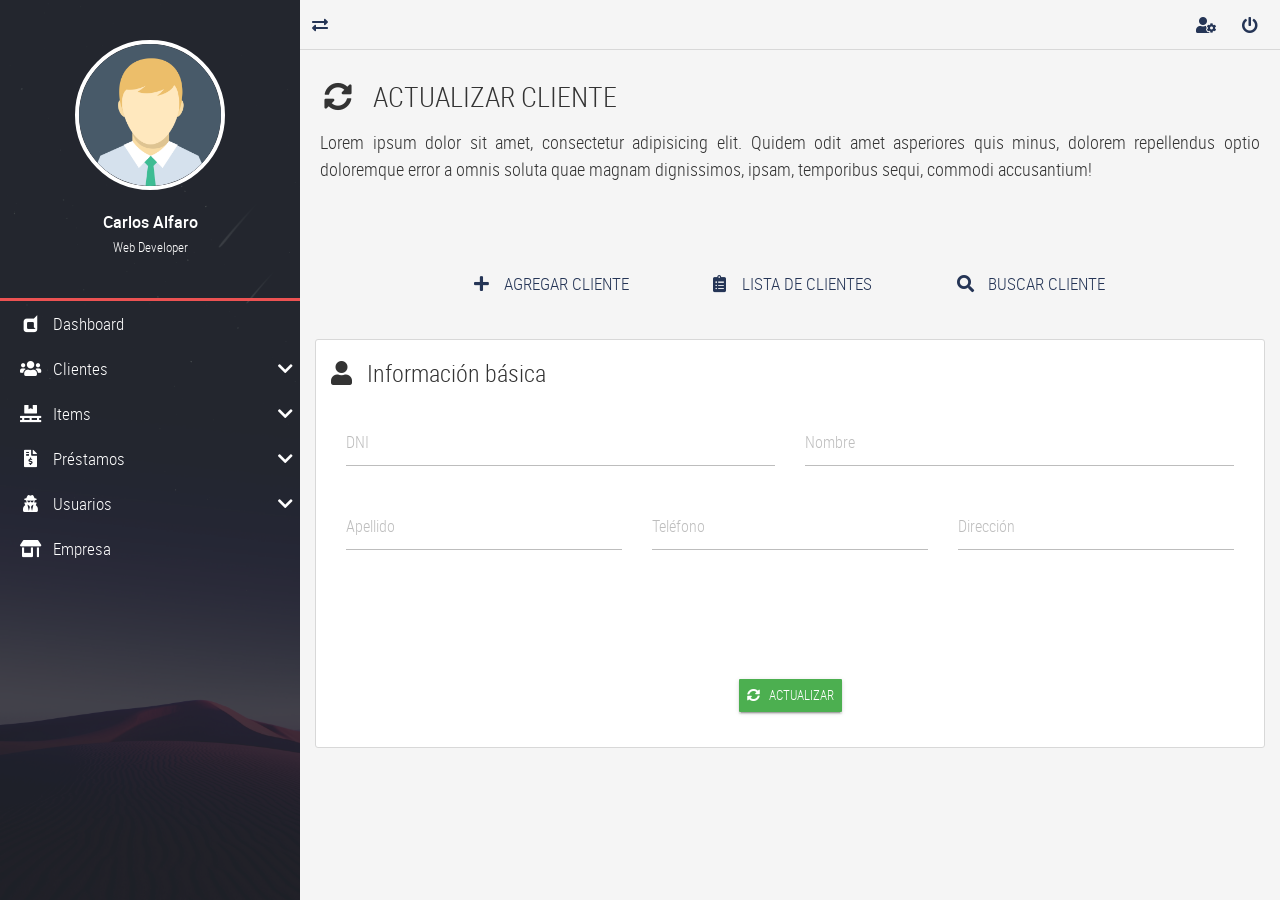
<file: SPM-master/client-update.html>
<!DOCTYPE html>
<html lang="es">
<head>
	<meta charset="UTF-8">
	<meta name="viewport" content="width=device-width, user-scalable=no, initial-scale=1.0, maximum-scale=1.0, minimum-scale=1.0">
	<title>Actualizar cliente</title>

	<!-- Normalize V8.0.1 -->
	<link rel="stylesheet" href="./css/normalize.css">

	<!-- Bootstrap V4.3 -->
	<link rel="stylesheet" href="./css/bootstrap.min.css">

	<!-- Bootstrap Material Design V4.0 -->
	<link rel="stylesheet" href="./css/bootstrap-material-design.min.css">

	<!-- Font Awesome V5.9.0 -->
	<link rel="stylesheet" href="./css/all.css">

	<!-- Sweet Alerts V8.13.0 CSS file -->
	<link rel="stylesheet" href="./css/sweetalert2.min.css">

	<!-- Sweet Alert V8.13.0 JS file-->
	<script src="./js/sweetalert2.min.js" ></script>

	<!-- jQuery Custom Content Scroller V3.1.5 -->
	<link rel="stylesheet" href="./css/jquery.mCustomScrollbar.css">
	
	<!-- General Styles -->
	<link rel="stylesheet" href="./css/style.css">


</head>
<body>
	
	<!-- Main container -->
	<main class="full-box main-container">
		<!-- Nav lateral -->
		<section class="full-box nav-lateral">
			<div class="full-box nav-lateral-bg show-nav-lateral"></div>
			<div class="full-box nav-lateral-content">
				<figure class="full-box nav-lateral-avatar">
					<i class="far fa-times-circle show-nav-lateral"></i>
					<img src="./assets/avatar/Avatar.png" class="img-fluid" alt="Avatar">
					<figcaption class="roboto-medium text-center">
						Carlos Alfaro <br><small class="roboto-condensed-light">Web Developer</small>
					</figcaption>
				</figure>
				<div class="full-box nav-lateral-bar"></div>
				<nav class="full-box nav-lateral-menu">
					<ul>
						<li>
							<a href="home.html"><i class="fab fa-dashcube fa-fw"></i> &nbsp; Dashboard</a>
						</li>

						<li>
							<a href="#" class="nav-btn-submenu"><i class="fas fa-users fa-fw"></i> &nbsp; Clientes <i class="fas fa-chevron-down"></i></a>
							<ul>
								<li>
									<a href="client-new.html"><i class="fas fa-plus fa-fw"></i> &nbsp; Agregar Cliente</a>
								</li>
								<li>
									<a href="client-list.html"><i class="fas fa-clipboard-list fa-fw"></i> &nbsp; Lista de clientes</a>
								</li>
								<li>
									<a href="client-search.html"><i class="fas fa-search fa-fw"></i> &nbsp; Buscar cliente</a>
								</li>
							</ul>
						</li>

						<li>
							<a href="#" class="nav-btn-submenu"><i class="fas fa-pallet fa-fw"></i> &nbsp; Items <i class="fas fa-chevron-down"></i></a>
							<ul>
								<li>
									<a href="item-new.html"><i class="fas fa-plus fa-fw"></i> &nbsp; Agregar item</a>
								</li>
								<li>
									<a href="item-list.html"><i class="fas fa-clipboard-list fa-fw"></i> &nbsp; Lista de items</a>
								</li>
								<li>
									<a href="item-search.html"><i class="fas fa-search fa-fw"></i> &nbsp; Buscar item</a>
								</li>
							</ul>
						</li>

						<li>
							<a href="#" class="nav-btn-submenu"><i class="fas fa-file-invoice-dollar fa-fw"></i> &nbsp; Préstamos <i class="fas fa-chevron-down"></i></a>
							<ul>
								<li>
									<a href="reservation-new.html"><i class="fas fa-plus fa-fw"></i> &nbsp; Nuevo préstamo</a>
								</li>
								<li>
									<a href="reservation-list.html"><i class="fas fa-clipboard-list fa-fw"></i> &nbsp; Lista de préstamos</a>
								</li>
								<li>
									<a href="reservation-search.html"><i class="fas fa-search-dollar fa-fw"></i> &nbsp; Buscar préstamos</a>
								</li>
								<li>
									<a href="reservation-pending.html"><i class="fas fa-hand-holding-usd fa-fw"></i> &nbsp; Préstamos pendientes</a>
								</li>
							</ul>
						</li>

						<li>
							<a href="#" class="nav-btn-submenu"><i class="fas  fa-user-secret fa-fw"></i> &nbsp; Usuarios <i class="fas fa-chevron-down"></i></a>
							<ul>
								<li>
									<a href="user-new.html"><i class="fas fa-plus fa-fw"></i> &nbsp; Nuevo usuario</a>
								</li>
								<li>
									<a href="user-list.html"><i class="fas fa-clipboard-list fa-fw"></i> &nbsp; Lista de usuarios</a>
								</li>
								<li>
									<a href="user-search.html"><i class="fas fa-search fa-fw"></i> &nbsp; Buscar usuario</a>
								</li>
							</ul>
						</li>

						<li>
							<a href="company.html"><i class="fas fa-store-alt fa-fw"></i> &nbsp; Empresa</a>
						</li>
					</ul>
				</nav>
			</div>
		</section>

		<!-- Page content -->
		<section class="full-box page-content">
			<nav class="full-box navbar-info">
				<a href="#" class="float-left show-nav-lateral">
					<i class="fas fa-exchange-alt"></i>
				</a>
				<a href="user-update.html">
					<i class="fas fa-user-cog"></i>
				</a>
				<a href="#" class="btn-exit-system">
					<i class="fas fa-power-off"></i>
				</a>
			</nav>

			<!-- Page header -->
			<div class="full-box page-header">
				<h3 class="text-left">
					<i class="fas fa-sync-alt fa-fw"></i> &nbsp; ACTUALIZAR CLIENTE
				</h3>
				<p class="text-justify">
					Lorem ipsum dolor sit amet, consectetur adipisicing elit. Quidem odit amet asperiores quis minus, dolorem repellendus optio doloremque error a omnis soluta quae magnam dignissimos, ipsam, temporibus sequi, commodi accusantium!
				</p>
			</div>

			<div class="container-fluid">
				<ul class="full-box list-unstyled page-nav-tabs">
					<li>
						<a href="client-new.html"><i class="fas fa-plus fa-fw"></i> &nbsp; AGREGAR CLIENTE</a>
					</li>
					<li>
						<a href="client-list.html"><i class="fas fa-clipboard-list fa-fw"></i> &nbsp; LISTA DE CLIENTES</a>
					</li>
					<li>
						<a href="client-search.html"><i class="fas fa-search fa-fw"></i> &nbsp; BUSCAR CLIENTE</a>
					</li>
				</ul>	
			</div>
			
			<!-- Content here-->
			<div class="container-fluid">
				<form action="" class="form-neon" autocomplete="off">
					<fieldset>
						<legend><i class="fas fa-user"></i> &nbsp; Información básica</legend>
						<div class="container-fluid">
							<div class="row">
								<div class="col-12 col-md-6">
									<div class="form-group">
										<label for="cliente_dni" class="bmd-label-floating">DNI</label>
										<input type="text" pattern="[a-zA-Z0-9-]{1,27}" class="form-control" id="cliente_dni" id="cliente_dni" maxlength="27">
									</div>
								</div>
								<div class="col-12 col-md-6">
									<div class="form-group">
										<label for="cliente_nombre" class="bmd-label-floating">Nombre</label>
										<input type="text" pattern="[a-zA-ZáéíóúÁÉÍÓÚñÑ ]{1,40}" class="form-control" name="cliente_nombre" id="cliente_nombre" maxlength="40">
									</div>
								</div>
								<div class="col-12 col-md-4">
									<div class="form-group">
										<label for="cliente_apellido" class="bmd-label-floating">Apellido</label>
										<input type="text" pattern="[a-zA-ZáéíóúÁÉÍÓÚñÑ ]{1,40}" class="form-control" name="cliente_apellido" id="cliente_apellido" maxlength="40">
									</div>
								</div>
								<div class="col-12 col-md-4">
									<div class="form-group">
										<label for="cliente_telefono" class="bmd-label-floating">Teléfono</label>
										<input type="text" pattern="[0-9()+]{1,20}" class="form-control" name="cliente_telefono" id="cliente_telefono" maxlength="20">
									</div>
								</div>
								<div class="col-12 col-md-4">
									<div class="form-group">
										<label for="cliente_direccion" class="bmd-label-floating">Dirección</label>
										<input type="text" pattern="[a-zA-Z0-9áéíóúÁÉÍÓÚñÑ#- ]{1,150}" class="form-control" name="cliente_direccion" id="cliente_direccion" maxlength="150">
									</div>
								</div>
							</div>
						</div>
					</fieldset>
					<br><br><br>
					<p class="text-center" style="margin-top: 40px;">
						<button type="submit" class="btn btn-raised btn-success btn-sm"><i class="fas fa-sync-alt"></i> &nbsp; ACTUALIZAR</button>
					</p>
				</form>
			</div>	

		</section>
	</main>
	
	
	<!--=============================================
	=            Include JavaScript files           =
	==============================================-->
	<!-- jQuery V3.4.1 -->
	<script src="./js/jquery-3.4.1.min.js" ></script>

	<!-- popper -->
	<script src="./js/popper.min.js" ></script>

	<!-- Bootstrap V4.3 -->
	<script src="./js/bootstrap.min.js" ></script>

	<!-- jQuery Custom Content Scroller V3.1.5 -->
	<script src="./js/jquery.mCustomScrollbar.concat.min.js" ></script>

	<!-- Bootstrap Material Design V4.0 -->
	<script src="./js/bootstrap-material-design.min.js" ></script>
	<script>$(document).ready(function() { $('body').bootstrapMaterialDesign(); });</script>

	<script src="./js/main.js" ></script>
</body>
</html>
</file>
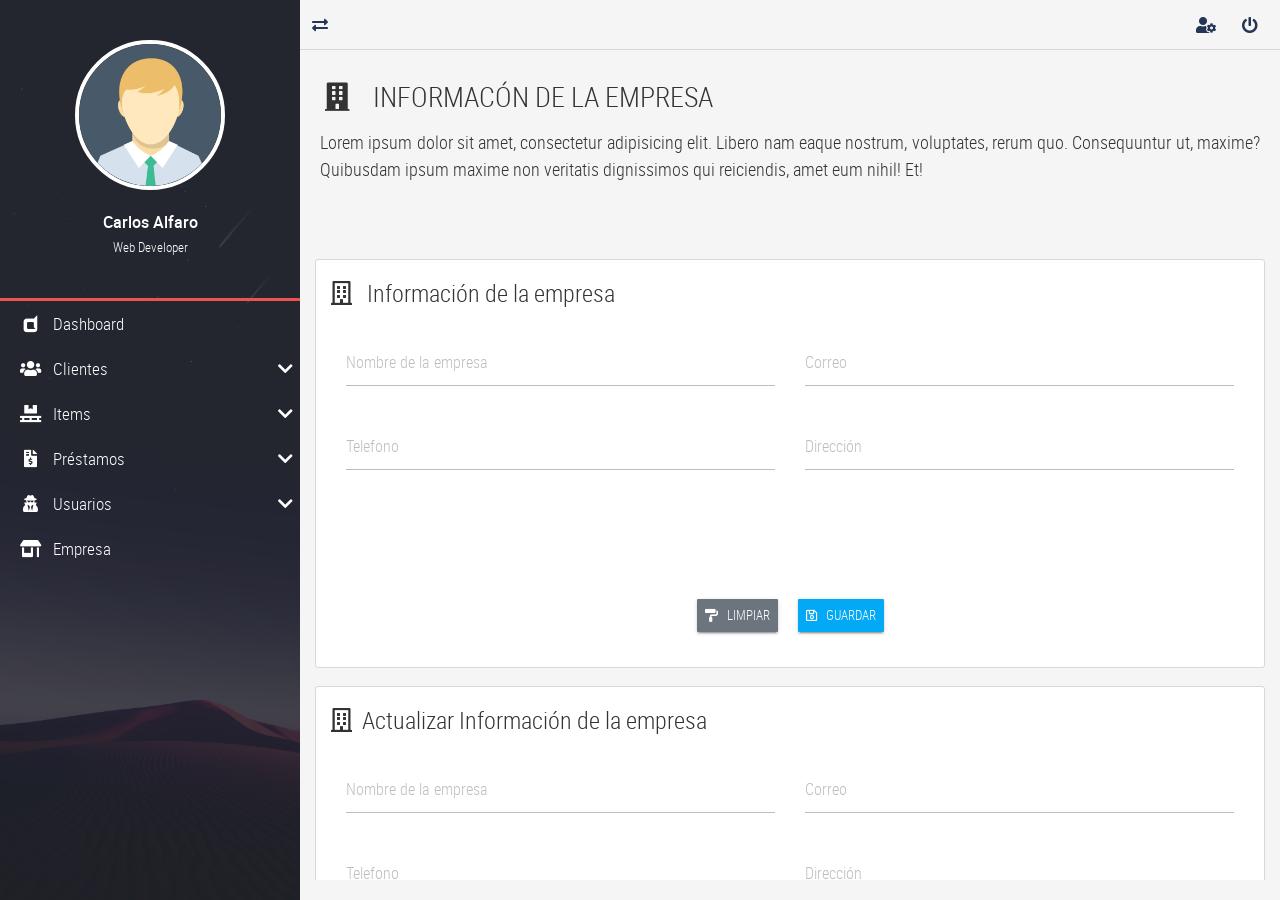
<file: SPM-master/company.html>
<!DOCTYPE html>
<html lang="es">
<head>
    <meta charset="UTF-8">
    <meta name="viewport" content="width=device-width, user-scalable=no, initial-scale=1.0, maximum-scale=1.0, minimum-scale=1.0">
    <title>Datos de la empresa</title>

    <!-- Normalize V8.0.1 -->
    <link rel="stylesheet" href="./css/normalize.css">

    <!-- Bootstrap V4.3 -->
    <link rel="stylesheet" href="./css/bootstrap.min.css">

    <!-- Bootstrap Material Design V4.0 -->
    <link rel="stylesheet" href="./css/bootstrap-material-design.min.css">

    <!-- Font Awesome V5.9.0 -->
    <link rel="stylesheet" href="./css/all.css">

    <!-- Sweet Alerts V8.13.0 CSS file -->
    <link rel="stylesheet" href="./css/sweetalert2.min.css">

    <!-- Sweet Alert V8.13.0 JS file-->
    <script src="./js/sweetalert2.min.js"></script>

    <!-- jQuery Custom Content Scroller V3.1.5 -->
    <link rel="stylesheet" href="./css/jquery.mCustomScrollbar.css">

    <!-- General Styles -->
    <link rel="stylesheet" href="./css/style.css">


</head>


<body>
    <!-- Main container -->
    <main class="full-box main-container">
        <!-- Nav lateral -->
        <section class="full-box nav-lateral">
            <div class="full-box nav-lateral-bg show-nav-lateral"></div>
            <div class="full-box nav-lateral-content">
                <figure class="full-box nav-lateral-avatar">
                    <i class="far fa-times-circle show-nav-lateral"></i>
                    <img src="./assets/avatar/Avatar.png" class="img-fluid" alt="Avatar">
                    <figcaption class="roboto-medium text-center">
                        Carlos Alfaro <br><small class="roboto-condensed-light">Web Developer</small>
                    </figcaption>
                </figure>
                <div class="full-box nav-lateral-bar"></div>
                <nav class="full-box nav-lateral-menu">
                    <ul>
                        <li>
                            <a href="home.html"><i class="fab fa-dashcube fa-fw"></i> &nbsp; Dashboard</a>
                        </li>

                        <li>
                            <a href="#" class="nav-btn-submenu"><i class="fas fa-users fa-fw"></i> &nbsp; Clientes <i class="fas fa-chevron-down"></i></a>
                            <ul>
                                <li>
                                    <a href="client-new.html"><i class="fas fa-plus fa-fw"></i> &nbsp; Agregar Cliente</a>
                                </li>
                                <li>
                                    <a href="client-list.html"><i class="fas fa-clipboard-list fa-fw"></i> &nbsp; Lista de clientes</a>
                                </li>
                                <li>
                                    <a href="client-search.html"><i class="fas fa-search fa-fw"></i> &nbsp; Buscar cliente</a>
                                </li>
                            </ul>
                        </li>

                        <li>
                            <a href="#" class="nav-btn-submenu"><i class="fas fa-pallet fa-fw"></i> &nbsp; Items <i class="fas fa-chevron-down"></i></a>
                            <ul>
                                <li>
                                    <a href="item-new.html"><i class="fas fa-plus fa-fw"></i> &nbsp; Agregar item</a>
                                </li>
                                <li>
                                    <a href="item-list.html"><i class="fas fa-clipboard-list fa-fw"></i> &nbsp; Lista de items</a>
                                </li>
                                <li>
                                    <a href="item-search.html"><i class="fas fa-search fa-fw"></i> &nbsp; Buscar item</a>
                                </li>
                            </ul>
                        </li>

                        <li>
                            <a href="#" class="nav-btn-submenu"><i class="fas fa-file-invoice-dollar fa-fw"></i> &nbsp; Préstamos <i class="fas fa-chevron-down"></i></a>
                            <ul>
                                <li>
                                    <a href="reservation-new.html"><i class="fas fa-plus fa-fw"></i> &nbsp; Nuevo préstamo</a>
                                </li>
                                <li>
                                    <a href="reservation-list.html"><i class="fas fa-clipboard-list fa-fw"></i> &nbsp; Lista de préstamos</a>
                                </li>
                                <li>
                                    <a href="reservation-search.html"><i class="fas fa-search-dollar fa-fw"></i> &nbsp; Buscar préstamos</a>
                                </li>
                                <li>
                                    <a href="reservation-pending.html"><i class="fas fa-hand-holding-usd fa-fw"></i> &nbsp; Préstamos pendientes</a>
                                </li>
                            </ul>
                        </li>

                        <li>
                            <a href="#" class="nav-btn-submenu"><i class="fas  fa-user-secret fa-fw"></i> &nbsp; Usuarios <i class="fas fa-chevron-down"></i></a>
                            <ul>
                                <li>
                                    <a href="user-new.html"><i class="fas fa-plus fa-fw"></i> &nbsp; Nuevo usuario</a>
                                </li>
                                <li>
                                    <a href="user-list.html"><i class="fas fa-clipboard-list fa-fw"></i> &nbsp; Lista de usuarios</a>
                                </li>
                                <li>
                                    <a href="user-search.html"><i class="fas fa-search fa-fw"></i> &nbsp; Buscar usuario</a>
                                </li>
                            </ul>
                        </li>

                        <li>
                            <a href="company.html"><i class="fas fa-store-alt fa-fw"></i> &nbsp; Empresa</a>
                        </li>
                    </ul>
                </nav>
            </div>
        </section>
        <section class="full-box page-content">
            <nav class="full-box navbar-info">
                <a href="#" class="float-left show-nav-lateral">
                    <i class="fas fa-exchange-alt"></i>
                </a>
                <a href="user-update.html">
                    <i class="fas fa-user-cog"></i>
                </a>
                <a href="#" class="btn-exit-system">
                    <i class="fas fa-power-off"></i>
                </a>
            </nav>
            <!-- Page header -->
            <div class="full-box page-header">
                <h3 class="text-left">
                    <i class="fas fa-building fa-fw"></i> &nbsp; INFORMACÓN DE LA EMPRESA
                </h3>
                <p class="text-justify">
                    Lorem ipsum dolor sit amet, consectetur adipisicing elit. Libero nam eaque nostrum, voluptates, rerum quo. Consequuntur ut, maxime? Quibusdam ipsum maxime non veritatis dignissimos qui reiciendis, amet eum nihil! Et!
                </p>
            </div>

            <!--CONTENT-->
            <div class="container-fluid">
                <form action="" class="form-neon" autocomplete="off">
                    <fieldset>
                        <legend><i class="far fa-building"></i> &nbsp; Información de la empresa</legend>
                        <div class="container-fluid">
                            <div class="row">
                                <div class="col-12 col-md-6">
                                    <div class="form-group">
                                        <label for="empresa_nombre" class="bmd-label-floating">Nombre de la empresa</label>
                                        <input type="text" pattern="[a-zA-z0-99áéíóúÁÉÍÓÚñÑ ]{1,70}" class="form-control" name="empresa_nombre" id="empresa_nombre" maxlength="70">
                                    </div>
                                </div>

                                <div class="col-12 col-md-6">
                                    <div class="form-group">
                                        <label for="empresa_email" class="bmd-label-floating">Correo</label>
                                        <input type="email" class="form-control" name="empresa_email" id="empresa_email" maxlength="70">
                                    </div>
                                </div>
                                <div class="col-12 col-md-6">
                                    <div class="form-group">
                                        <label for="empresa_telefono" class="bmd-label-floating">Telefono</label>
                                        <input type="text" pattern="[0-9()+]{1,20}" class="form-control" name="empresa_telefono" id="empresa_telefono" maxlength="20">
                                    </div>
                                </div>
                                <div class="col-12 col-md-6">
                                    <div class="form-group">
                                        <label for="empresa_direccion" class="bmd-label-floating">Dirección</label>
                                        <input type="text" pattern="[a-zA-z0-99áéíóúÁÉÍÓÚñÑ ]{1,190}" class="form-control" name="empresa_direccion" id="empresa_direccion" maxlength="190">
                                    </div>
                                </div>
                            </div>
                        </div>
                    </fieldset>
                    <br><br><br>
                    <p class="text-center" style="margin-top: 40px;">
                        <button type="reset" class="btn btn-raised btn-secondary btn-sm"><i class="fas fa-paint-roller"></i> &nbsp; LIMPIAR</button>
                        &nbsp; &nbsp;
                        <button type="submit" class="btn btn-raised btn-info btn-sm"><i class="far fa-save"></i> &nbsp; GUARDAR</button>
                    </p>
                </form>
            </div>


            <div class="container-fluid">
                <form action="" class="form-neon" autocomplete="off">
                    <fieldset>
                        <legend><i class="far fa-building"></i> &nbsp;Actualizar Información de la empresa</legend>
                        <div class="container-fluid">
                            <div class="row">
                                <div class="col-12 col-md-6">
                                    <div class="form-group">
                                        <label for="empresa_nombre" class="bmd-label-floating">Nombre de la empresa</label>
                                        <input type="text" pattern="[a-zA-z0-99áéíóúÁÉÍÓÚñÑ ]{1,70}" class="form-control" name="empresa_nombre" id="empresa_nombre" maxlength="70">
                                    </div>
                                </div>

                                <div class="col-12 col-md-6">
                                    <div class="form-group">
                                        <label for="empresa_email" class="bmd-label-floating">Correo</label>
                                        <input type="email" class="form-control" name="empresa_email" id="empresa_email" maxlength="70">
                                    </div>
                                </div>
                                <div class="col-12 col-md-6">
                                    <div class="form-group">
                                        <label for="empresa_telefono" class="bmd-label-floating">Telefono</label>
                                        <input type="text" pattern="[0-9()+]{1,20}" class="form-control" name="empresa_telefono" id="empresa_telefono" maxlength="20">
                                    </div>
                                </div>
                                <div class="col-12 col-md-6">
                                    <div class="form-group">
                                        <label for="empresa_direccion" class="bmd-label-floating">Dirección</label>
                                        <input type="text" pattern="[a-zA-z0-99áéíóúÁÉÍÓÚñÑ ]{1,190}" class="form-control" name="empresa_direccion" id="empresa_direccion" maxlength="190">
                                    </div>
                                </div>
                            </div>
                        </div>
                    </fieldset>
                    <br><br><br>
                    <p class="text-center" style="margin-top: 40px;">
                        <button type="submit" class="btn btn-raised btn-success btn-sm"><i class="fas fa-sync-alt"></i> &nbsp; ACTUALIZAR</button>
                    </p>
                </form>
            </div>


        </section>
    </main>


    <!--=============================================
	=            Include JavaScript files           =
	==============================================-->
    <!-- jQuery V3.4.1 -->
    <script src="./js/jquery-3.4.1.min.js"></script>

    <!-- popper -->
    <script src="./js/popper.min.js"></script>

    <!-- Bootstrap V4.3 -->
    <script src="./js/bootstrap.min.js"></script>

    <!-- jQuery Custom Content Scroller V3.1.5 -->
    <script src="./js/jquery.mCustomScrollbar.concat.min.js"></script>

    <!-- Bootstrap Material Design V4.0 -->
    <script src="./js/bootstrap-material-design.min.js"></script>
    <script>
        $(document).ready(function() {
            $('body').bootstrapMaterialDesign();
        });
    </script>

    <script src="./js/main.js"></script>
</body></html>
</file>
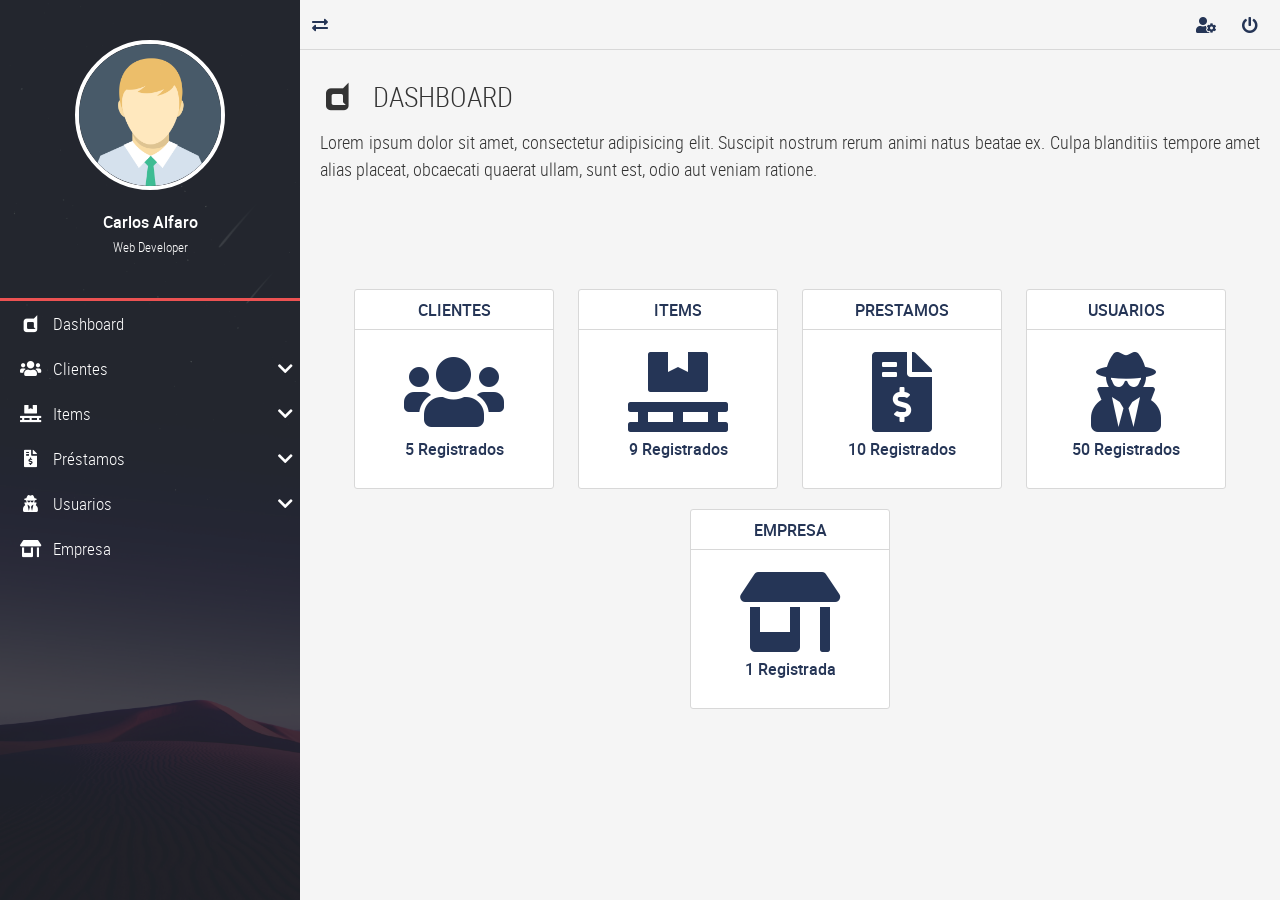
<file: SPM-master/home.html>
<!DOCTYPE html>
<html lang="es">
<head>
	<meta charset="UTF-8">
	<meta name="viewport" content="width=device-width, user-scalable=no, initial-scale=1.0, maximum-scale=1.0, minimum-scale=1.0">
	<title>Home</title>

	<!-- Normalize V8.0.1 -->
	<link rel="stylesheet" href="./css/normalize.css">

	<!-- Bootstrap V4.3 -->
	<link rel="stylesheet" href="./css/bootstrap.min.css">

	<!-- Bootstrap Material Design V4.0 -->
	<link rel="stylesheet" href="./css/bootstrap-material-design.min.css">

	<!-- Font Awesome V5.9.0 -->
	<link rel="stylesheet" href="./css/all.css">

	<!-- Sweet Alerts V8.13.0 CSS file -->
	<link rel="stylesheet" href="./css/sweetalert2.min.css">

	<!-- Sweet Alert V8.13.0 JS file-->
	<script src="./js/sweetalert2.min.js" ></script>

	<!-- jQuery Custom Content Scroller V3.1.5 -->
	<link rel="stylesheet" href="./css/jquery.mCustomScrollbar.css">
	
	<!-- General Styles -->
	<link rel="stylesheet" href="./css/style.css">


</head>
<body>
	
	<!-- Main container -->
	<main class="full-box main-container">
		<!-- Nav lateral -->
		<section class="full-box nav-lateral">
			<div class="full-box nav-lateral-bg show-nav-lateral"></div>
			<div class="full-box nav-lateral-content">
				<figure class="full-box nav-lateral-avatar">
					<i class="far fa-times-circle show-nav-lateral"></i>
					<img src="./assets/avatar/Avatar.png" class="img-fluid" alt="Avatar">
					<figcaption class="roboto-medium text-center">
						Carlos Alfaro <br><small class="roboto-condensed-light">Web Developer</small>
					</figcaption>
				</figure>
				<div class="full-box nav-lateral-bar"></div>
				<nav class="full-box nav-lateral-menu">
					<ul>
						<li>
							<a href="home.html"><i class="fab fa-dashcube fa-fw"></i> &nbsp; Dashboard</a>
						</li>

						<li>
							<a href="#" class="nav-btn-submenu"><i class="fas fa-users fa-fw"></i> &nbsp; Clientes <i class="fas fa-chevron-down"></i></a>
							<ul>
								<li>
									<a href="client-new.html"><i class="fas fa-plus fa-fw"></i> &nbsp; Agregar Cliente</a>
								</li>
								<li>
									<a href="client-list.html"><i class="fas fa-clipboard-list fa-fw"></i> &nbsp; Lista de clientes</a>
								</li>
								<li>
									<a href="client-search.html"><i class="fas fa-search fa-fw"></i> &nbsp; Buscar cliente</a>
								</li>
							</ul>
						</li>

						<li>
							<a href="#" class="nav-btn-submenu"><i class="fas fa-pallet fa-fw"></i> &nbsp; Items <i class="fas fa-chevron-down"></i></a>
							<ul>
								<li>
									<a href="item-new.html"><i class="fas fa-plus fa-fw"></i> &nbsp; Agregar item</a>
								</li>
								<li>
									<a href="item-list.html"><i class="fas fa-clipboard-list fa-fw"></i> &nbsp; Lista de items</a>
								</li>
								<li>
									<a href="item-search.html"><i class="fas fa-search fa-fw"></i> &nbsp; Buscar item</a>
								</li>
							</ul>
						</li>

						<li>
							<a href="#" class="nav-btn-submenu"><i class="fas fa-file-invoice-dollar fa-fw"></i> &nbsp; Préstamos <i class="fas fa-chevron-down"></i></a>
							<ul>
								<li>
									<a href="reservation-new.html"><i class="fas fa-plus fa-fw"></i> &nbsp; Nuevo préstamo</a>
								</li>
								<li>
									<a href="reservation-list.html"><i class="fas fa-clipboard-list fa-fw"></i> &nbsp; Lista de préstamos</a>
								</li>
								<li>
									<a href="reservation-search.html"><i class="fas fa-search-dollar fa-fw"></i> &nbsp; Buscar préstamos</a>
								</li>
								<li>
									<a href="reservation-pending.html"><i class="fas fa-hand-holding-usd fa-fw"></i> &nbsp; Préstamos pendientes</a>
								</li>
							</ul>
						</li>

						<li>
							<a href="#" class="nav-btn-submenu"><i class="fas  fa-user-secret fa-fw"></i> &nbsp; Usuarios <i class="fas fa-chevron-down"></i></a>
							<ul>
								<li>
									<a href="user-new.html"><i class="fas fa-plus fa-fw"></i> &nbsp; Nuevo usuario</a>
								</li>
								<li>
									<a href="user-list.html"><i class="fas fa-clipboard-list fa-fw"></i> &nbsp; Lista de usuarios</a>
								</li>
								<li>
									<a href="user-search.html"><i class="fas fa-search fa-fw"></i> &nbsp; Buscar usuario</a>
								</li>
							</ul>
						</li>

						<li>
							<a href="company.html"><i class="fas fa-store-alt fa-fw"></i> &nbsp; Empresa</a>
						</li>
					</ul>
				</nav>
			</div>
		</section>

		<!-- Page content -->
		<section class="full-box page-content">
			<nav class="full-box navbar-info">
				<a href="#" class="float-left show-nav-lateral">
					<i class="fas fa-exchange-alt"></i>
				</a>
				<a href="user-update.html">
					<i class="fas fa-user-cog"></i>
				</a>
				<a href="#" class="btn-exit-system">
					<i class="fas fa-power-off"></i>
				</a>
			</nav>

			<!-- Page header -->
			<div class="full-box page-header">
				<h3 class="text-left">
					<i class="fab fa-dashcube fa-fw"></i> &nbsp; DASHBOARD
				</h3>
				<p class="text-justify">
					Lorem ipsum dolor sit amet, consectetur adipisicing elit. Suscipit nostrum rerum animi natus beatae ex. Culpa blanditiis tempore amet alias placeat, obcaecati quaerat ullam, sunt est, odio aut veniam ratione.
				</p>
			</div>
			
			<!-- Content -->
			<div class="full-box tile-container">

				<a href="client-new.html" class="tile">
					<div class="tile-tittle">Clientes</div>
					<div class="tile-icon">
						<i class="fas fa-users fa-fw"></i>
						<p>5 Registrados</p>
					</div>
				</a>

				<a href="item-list.html" class="tile">
					<div class="tile-tittle">Items</div>
					<div class="tile-icon">
						<i class="fas fa-pallet fa-fw"></i>
						<p>9 Registrados</p>
					</div>
				</a>

				<a href="reservation-list.html" class="tile">
					<div class="tile-tittle">Prestamos</div>
					<div class="tile-icon">
						<i class="fas fa-file-invoice-dollar fa-fw"></i>
						<p>10 Registrados</p>
					</div>
				</a>

				<a href="user-list.html" class="tile">
					<div class="tile-tittle">Usuarios</div>
					<div class="tile-icon">
						<i class="fas fa-user-secret fa-fw"></i>
						<p>50 Registrados</p>
					</div>
				</a>

				<a href="company.html" class="tile">
					<div class="tile-tittle">Empresa</div>
					<div class="tile-icon">
						<i class="fas fa-store-alt fa-fw"></i>
						<p>1 Registrada</p>
					</div>
				</a>
				
			</div>
			

		</section>
	</main>
	
	
	<!--=============================================
	=            Include JavaScript files           =
	==============================================-->
	<!-- jQuery V3.4.1 -->
	<script src="./js/jquery-3.4.1.min.js" ></script>

	<!-- popper -->
	<script src="./js/popper.min.js" ></script>

	<!-- Bootstrap V4.3 -->
	<script src="./js/bootstrap.min.js" ></script>

	<!-- jQuery Custom Content Scroller V3.1.5 -->
	<script src="./js/jquery.mCustomScrollbar.concat.min.js" ></script>

	<!-- Bootstrap Material Design V4.0 -->
	<script src="./js/bootstrap-material-design.min.js" ></script>
	<script>$(document).ready(function() { $('body').bootstrapMaterialDesign(); });</script>

	<script src="./js/main.js" ></script>
</body>
</html>
</file>
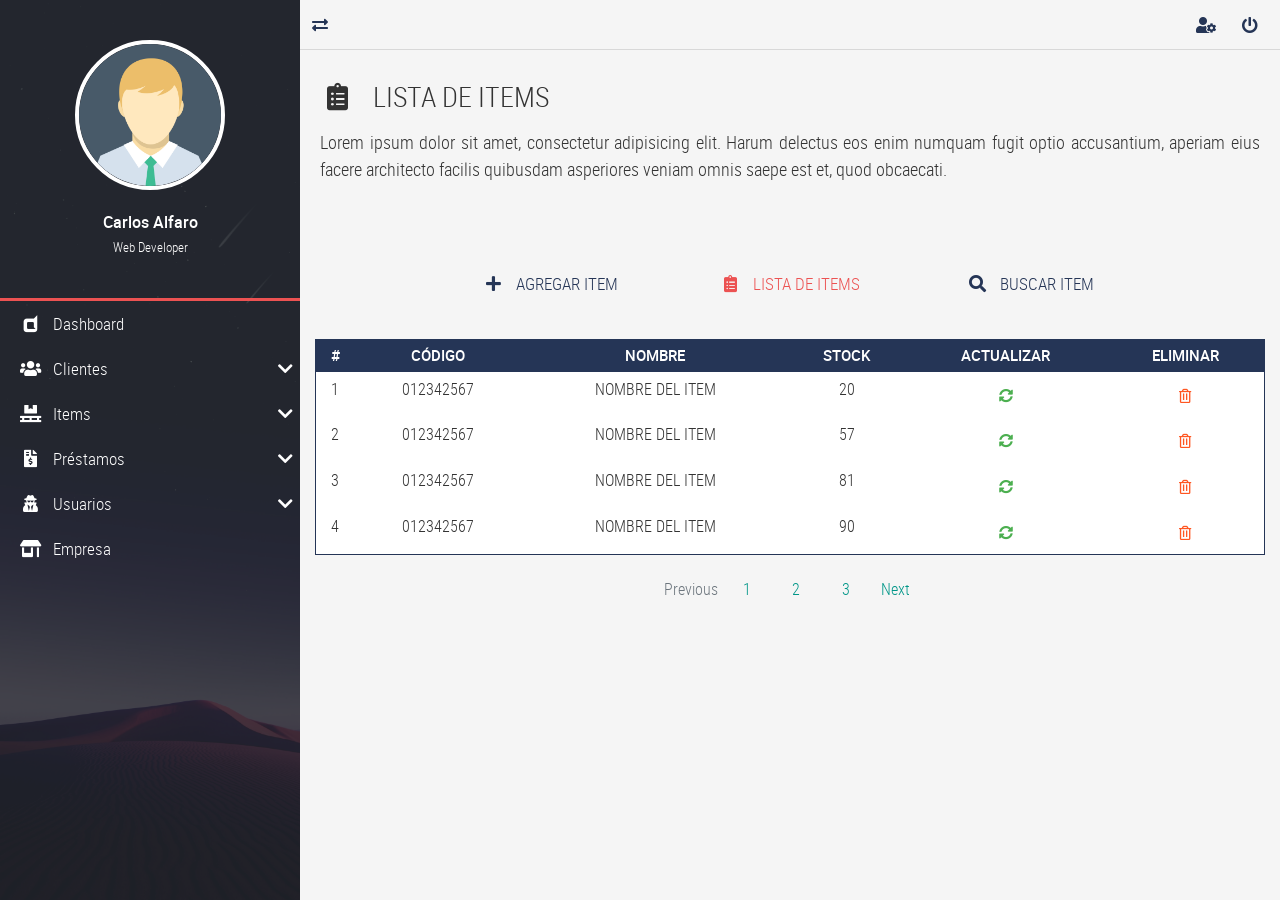
<file: SPM-master/item-list.html>
<!DOCTYPE html>
<html lang="es">
<head>
    <meta charset="UTF-8">
    <meta name="viewport" content="width=device-width, user-scalable=no, initial-scale=1.0, maximum-scale=1.0, minimum-scale=1.0">
    <title>Lista de items</title>

    <!-- Normalize V8.0.1 -->
    <link rel="stylesheet" href="./css/normalize.css">

    <!-- Bootstrap V4.3 -->
    <link rel="stylesheet" href="./css/bootstrap.min.css">

    <!-- Bootstrap Material Design V4.0 -->
    <link rel="stylesheet" href="./css/bootstrap-material-design.min.css">

    <!-- Font Awesome V5.9.0 -->
    <link rel="stylesheet" href="./css/all.css">

    <!-- Sweet Alerts V8.13.0 CSS file -->
    <link rel="stylesheet" href="./css/sweetalert2.min.css">

    <!-- Sweet Alert V8.13.0 JS file-->
    <script src="./js/sweetalert2.min.js"></script>

    <!-- jQuery Custom Content Scroller V3.1.5 -->
    <link rel="stylesheet" href="./css/jquery.mCustomScrollbar.css">

    <!-- General Styles -->
    <link rel="stylesheet" href="./css/style.css">


</head>


<body>
    <!-- Main container -->
    <main class="full-box main-container">
        <!-- Nav lateral -->
        <section class="full-box nav-lateral">
            <div class="full-box nav-lateral-bg show-nav-lateral"></div>
            <div class="full-box nav-lateral-content">
                <figure class="full-box nav-lateral-avatar">
                    <i class="far fa-times-circle show-nav-lateral"></i>
                    <img src="./assets/avatar/Avatar.png" class="img-fluid" alt="Avatar">
                    <figcaption class="roboto-medium text-center">
                        Carlos Alfaro <br><small class="roboto-condensed-light">Web Developer</small>
                    </figcaption>
                </figure>
                <div class="full-box nav-lateral-bar"></div>
                <nav class="full-box nav-lateral-menu">
                    <ul>
                        <li>
                            <a href="home.html"><i class="fab fa-dashcube fa-fw"></i> &nbsp; Dashboard</a>
                        </li>

                        <li>
                            <a href="#" class="nav-btn-submenu"><i class="fas fa-users fa-fw"></i> &nbsp; Clientes <i class="fas fa-chevron-down"></i></a>
                            <ul>
                                <li>
                                    <a href="client-new.html"><i class="fas fa-plus fa-fw"></i> &nbsp; Agregar Cliente</a>
                                </li>
                                <li>
                                    <a href="client-list.html"><i class="fas fa-clipboard-list fa-fw"></i> &nbsp; Lista de clientes</a>
                                </li>
                                <li>
                                    <a href="client-search.html"><i class="fas fa-search fa-fw"></i> &nbsp; Buscar cliente</a>
                                </li>
                            </ul>
                        </li>

                        <li>
                            <a href="#" class="nav-btn-submenu"><i class="fas fa-pallet fa-fw"></i> &nbsp; Items <i class="fas fa-chevron-down"></i></a>
                            <ul>
                                <li>
                                    <a href="item-new.html"><i class="fas fa-plus fa-fw"></i> &nbsp; Agregar item</a>
                                </li>
                                <li>
                                    <a href="item-list.html"><i class="fas fa-clipboard-list fa-fw"></i> &nbsp; Lista de items</a>
                                </li>
                                <li>
                                    <a href="item-search.html"><i class="fas fa-search fa-fw"></i> &nbsp; Buscar item</a>
                                </li>
                            </ul>
                        </li>

                        <li>
                            <a href="#" class="nav-btn-submenu"><i class="fas fa-file-invoice-dollar fa-fw"></i> &nbsp; Préstamos <i class="fas fa-chevron-down"></i></a>
                            <ul>
                                <li>
                                    <a href="reservation-new.html"><i class="fas fa-plus fa-fw"></i> &nbsp; Nuevo préstamo</a>
                                </li>
                                <li>
                                    <a href="reservation-list.html"><i class="fas fa-clipboard-list fa-fw"></i> &nbsp; Lista de préstamos</a>
                                </li>
                                <li>
                                    <a href="reservation-search.html"><i class="fas fa-search-dollar fa-fw"></i> &nbsp; Buscar préstamos</a>
                                </li>
                                <li>
                                    <a href="reservation-pending.html"><i class="fas fa-hand-holding-usd fa-fw"></i> &nbsp; Préstamos pendientes</a>
                                </li>
                            </ul>
                        </li>

                        <li>
                            <a href="#" class="nav-btn-submenu"><i class="fas  fa-user-secret fa-fw"></i> &nbsp; Usuarios <i class="fas fa-chevron-down"></i></a>
                            <ul>
                                <li>
                                    <a href="user-new.html"><i class="fas fa-plus fa-fw"></i> &nbsp; Nuevo usuario</a>
                                </li>
                                <li>
                                    <a href="user-list.html"><i class="fas fa-clipboard-list fa-fw"></i> &nbsp; Lista de usuarios</a>
                                </li>
                                <li>
                                    <a href="user-search.html"><i class="fas fa-search fa-fw"></i> &nbsp; Buscar usuario</a>
                                </li>
                            </ul>
                        </li>

                        <li>
                            <a href="company.html"><i class="fas fa-store-alt fa-fw"></i> &nbsp; Empresa</a>
                        </li>
                    </ul>
                </nav>
            </div>
        </section>
        <section class="full-box page-content">
            <nav class="full-box navbar-info">
                <a href="#" class="float-left show-nav-lateral">
                    <i class="fas fa-exchange-alt"></i>
                </a>
                <a href="user-update.html">
                    <i class="fas fa-user-cog"></i>
                </a>
                <a href="#" class="btn-exit-system">
                    <i class="fas fa-power-off"></i>
                </a>
            </nav>
            <!-- Page header -->
            <div class="full-box page-header">
                <h3 class="text-left">
                    <i class="fas fa-clipboard-list fa-fw"></i> &nbsp; LISTA DE ITEMS
                </h3>
                <p class="text-justify">
                    Lorem ipsum dolor sit amet, consectetur adipisicing elit. Harum delectus eos enim numquam fugit optio accusantium, aperiam eius facere architecto facilis quibusdam asperiores veniam omnis saepe est et, quod obcaecati.
                </p>
            </div>
            <div class="container-fluid">
                <ul class="full-box list-unstyled page-nav-tabs">
                    <li>
                        <a href="item-new.html"><i class="fas fa-plus fa-fw"></i> &nbsp; AGREGAR ITEM</a>
                    </li>
                    <li>
                        <a class="active" href="item-list.html"><i class="fas fa-clipboard-list fa-fw"></i> &nbsp; LISTA DE ITEMS</a>
                    </li>
                    <li>
                        <a href="item-search.html"><i class="fas fa-search fa-fw"></i> &nbsp; BUSCAR ITEM</a>
                    </li>
                </ul>
            </div>
            
            <!--CONTENT-->
           <div class="container-fluid">
				<div class="table-responsive">
					<table class="table table-dark table-sm">
						<thead>
							<tr class="text-center roboto-medium">
								<th>#</th>
								<th>CÓDIGO</th>
								<th>NOMBRE</th>
								<th>STOCK</th>
								<th>ACTUALIZAR</th>
								<th>ELIMINAR</th>
							</tr>
						</thead>
						<tbody>
							<tr class="text-center" >
								<td>1</td>
								<td>012342567</td>
								<td>NOMBRE DEL ITEM</td>
								<td>20</td>
								<td>
                                    <a href="item-update.html" class="btn btn-success">
                                        <i class="fas fa-sync-alt"></i> 
                                    </a>
                                </td>
                                <td>
                                    <form action="">
                                        <button type="button" class="btn btn-warning">
                                            <i class="far fa-trash-alt"></i>
                                        </button>
                                    </form>
                                </td>
							</tr>
							<tr class="text-center" >
								<td>2</td>
								<td>012342567</td>
								<td>NOMBRE DEL ITEM</td>
								<td>57</td>
								<td>
                                    <a href="item-update.html" class="btn btn-success">
                                        <i class="fas fa-sync-alt"></i> 
                                    </a>
                                </td>
                                <td>
                                    <form action="">
                                        <button type="button" class="btn btn-warning">
                                            <i class="far fa-trash-alt"></i>
                                        </button>
                                    </form>
                                </td>
							</tr>
							<tr class="text-center" >
								<td>3</td>
								<td>012342567</td>
								<td>NOMBRE DEL ITEM</td>
								<td>81</td>
								<td>
                                    <a href="item-update.html" class="btn btn-success">
                                        <i class="fas fa-sync-alt"></i> 
                                    </a>
                                </td>
                                <td>
                                    <form action="">
                                        <button type="button" class="btn btn-warning">
                                            <i class="far fa-trash-alt"></i>
                                        </button>
                                    </form>
                                </td>
							</tr>
							<tr class="text-center" >
								<td>4</td>
								<td>012342567</td>
								<td>NOMBRE DEL ITEM</td>
								<td>90</td>
								<td>
                                    <a href="item-update.html" class="btn btn-success">
                                        <i class="fas fa-sync-alt"></i> 
                                    </a>
                                </td>
                                <td>
                                    <form action="">
                                        <button type="button" class="btn btn-warning">
                                            <i class="far fa-trash-alt"></i>
                                        </button>
                                    </form>
                                </td>
							</tr>
						</tbody>
					</table>
				</div>
				<nav aria-label="Page navigation example">
					<ul class="pagination justify-content-center">
						<li class="page-item disabled">
							<a class="page-link" href="#" tabindex="-1">Previous</a>
						</li>
						<li class="page-item"><a class="page-link" href="#">1</a></li>
						<li class="page-item"><a class="page-link" href="#">2</a></li>
						<li class="page-item"><a class="page-link" href="#">3</a></li>
						<li class="page-item">
							<a class="page-link" href="#">Next</a>
						</li>
					</ul>
				</nav>
			</div>
        </section>




    </main>
    
    	
	<!--=============================================
	=            Include JavaScript files           =
	==============================================-->
	<!-- jQuery V3.4.1 -->
	<script src="./js/jquery-3.4.1.min.js" ></script>

	<!-- popper -->
	<script src="./js/popper.min.js" ></script>

	<!-- Bootstrap V4.3 -->
	<script src="./js/bootstrap.min.js" ></script>

	<!-- jQuery Custom Content Scroller V3.1.5 -->
	<script src="./js/jquery.mCustomScrollbar.concat.min.js" ></script>

	<!-- Bootstrap Material Design V4.0 -->
	<script src="./js/bootstrap-material-design.min.js" ></script>
	<script>$(document).ready(function() { $('body').bootstrapMaterialDesign(); });</script>

	<script src="./js/main.js" ></script>
</body>
</html>
</file>
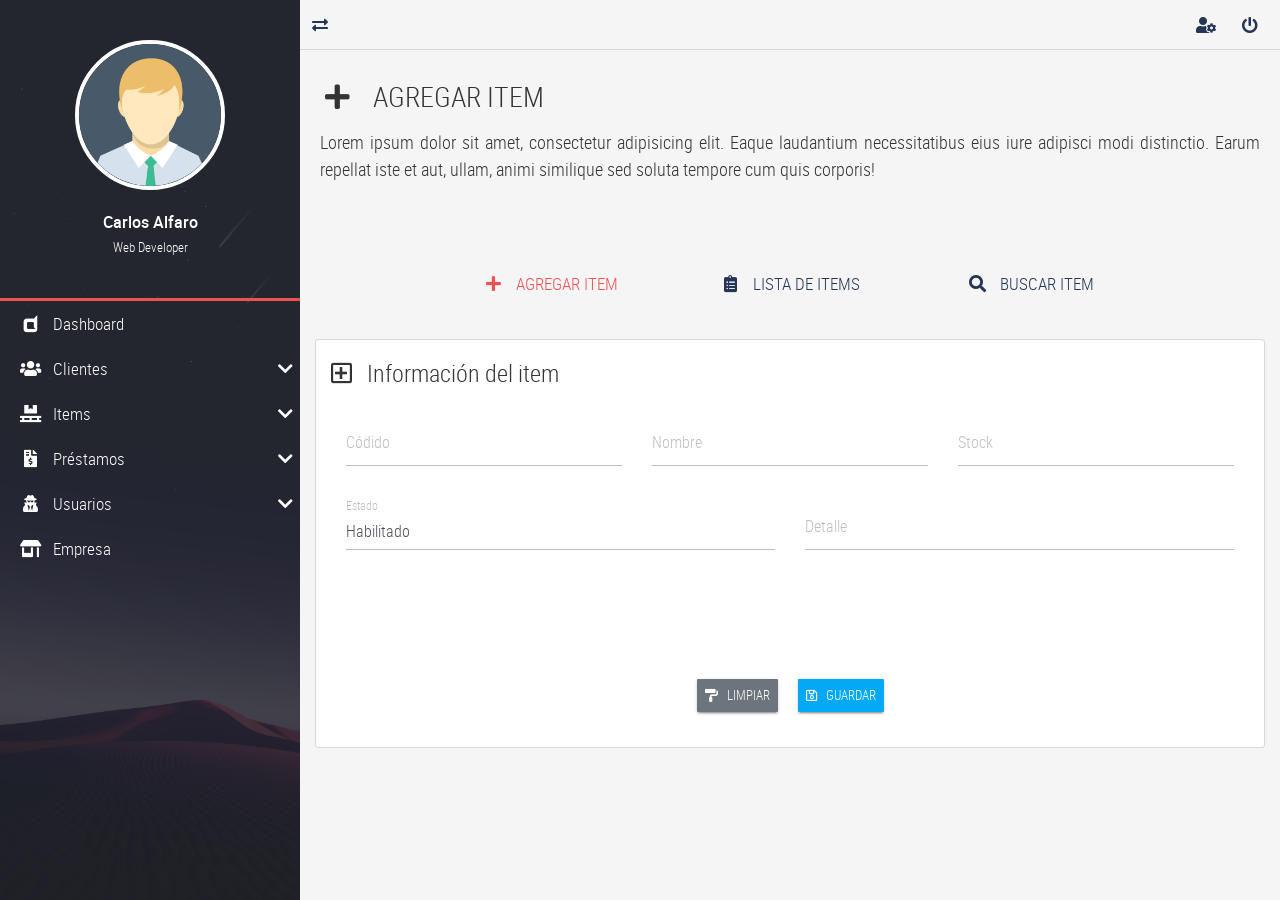
<file: SPM-master/item-new.html>
<!DOCTYPE html>
<html lang="es">
<head>
    <meta charset="UTF-8">
    <meta name="viewport" content="width=device-width, user-scalable=no, initial-scale=1.0, maximum-scale=1.0, minimum-scale=1.0">
    <title>Nuevo item</title>

    <!-- Normalize V8.0.1 -->
    <link rel="stylesheet" href="./css/normalize.css">

    <!-- Bootstrap V4.3 -->
    <link rel="stylesheet" href="./css/bootstrap.min.css">

    <!-- Bootstrap Material Design V4.0 -->
    <link rel="stylesheet" href="./css/bootstrap-material-design.min.css">

    <!-- Font Awesome V5.9.0 -->
    <link rel="stylesheet" href="./css/all.css">

    <!-- Sweet Alerts V8.13.0 CSS file -->
    <link rel="stylesheet" href="./css/sweetalert2.min.css">

    <!-- Sweet Alert V8.13.0 JS file-->
    <script src="./js/sweetalert2.min.js"></script>

    <!-- jQuery Custom Content Scroller V3.1.5 -->
    <link rel="stylesheet" href="./css/jquery.mCustomScrollbar.css">

    <!-- General Styles -->
    <link rel="stylesheet" href="./css/style.css">


</head>


<body>
    <!-- Main container -->
    <main class="full-box main-container">
        <!-- Nav lateral -->
        <section class="full-box nav-lateral">
            <div class="full-box nav-lateral-bg show-nav-lateral"></div>
            <div class="full-box nav-lateral-content">
                <figure class="full-box nav-lateral-avatar">
                    <i class="far fa-times-circle show-nav-lateral"></i>
                    <img src="./assets/avatar/Avatar.png" class="img-fluid" alt="Avatar">
                    <figcaption class="roboto-medium text-center">
                        Carlos Alfaro <br><small class="roboto-condensed-light">Web Developer</small>
                    </figcaption>
                </figure>
                <div class="full-box nav-lateral-bar"></div>
                <nav class="full-box nav-lateral-menu">
                    <ul>
                        <li>
                            <a href="home.html"><i class="fab fa-dashcube fa-fw"></i> &nbsp; Dashboard</a>
                        </li>

                        <li>
                            <a href="#" class="nav-btn-submenu"><i class="fas fa-users fa-fw"></i> &nbsp; Clientes <i class="fas fa-chevron-down"></i></a>
                            <ul>
                                <li>
                                    <a href="client-new.html"><i class="fas fa-plus fa-fw"></i> &nbsp; Agregar Cliente</a>
                                </li>
                                <li>
                                    <a href="client-list.html"><i class="fas fa-clipboard-list fa-fw"></i> &nbsp; Lista de clientes</a>
                                </li>
                                <li>
                                    <a href="client-search.html"><i class="fas fa-search fa-fw"></i> &nbsp; Buscar cliente</a>
                                </li>
                            </ul>
                        </li>

                        <li>
                            <a href="#" class="nav-btn-submenu"><i class="fas fa-pallet fa-fw"></i> &nbsp; Items <i class="fas fa-chevron-down"></i></a>
                            <ul>
                                <li>
                                    <a href="item-new.html"><i class="fas fa-plus fa-fw"></i> &nbsp; Agregar item</a>
                                </li>
                                <li>
                                    <a href="item-list.html"><i class="fas fa-clipboard-list fa-fw"></i> &nbsp; Lista de items</a>
                                </li>
                                <li>
                                    <a href="item-search.html"><i class="fas fa-search fa-fw"></i> &nbsp; Buscar item</a>
                                </li>
                            </ul>
                        </li>

                        <li>
                            <a href="#" class="nav-btn-submenu"><i class="fas fa-file-invoice-dollar fa-fw"></i> &nbsp; Préstamos <i class="fas fa-chevron-down"></i></a>
                            <ul>
                                <li>
                                    <a href="reservation-new.html"><i class="fas fa-plus fa-fw"></i> &nbsp; Nuevo préstamo</a>
                                </li>
                                <li>
                                    <a href="reservation-list.html"><i class="fas fa-clipboard-list fa-fw"></i> &nbsp; Lista de préstamos</a>
                                </li>
                                <li>
                                    <a href="reservation-search.html"><i class="fas fa-search-dollar fa-fw"></i> &nbsp; Buscar préstamos</a>
                                </li>
                                <li>
                                    <a href="reservation-pending.html"><i class="fas fa-hand-holding-usd fa-fw"></i> &nbsp; Préstamos pendientes</a>
                                </li>
                            </ul>
                        </li>

                        <li>
                            <a href="#" class="nav-btn-submenu"><i class="fas  fa-user-secret fa-fw"></i> &nbsp; Usuarios <i class="fas fa-chevron-down"></i></a>
                            <ul>
                                <li>
                                    <a href="user-new.html"><i class="fas fa-plus fa-fw"></i> &nbsp; Nuevo usuario</a>
                                </li>
                                <li>
                                    <a href="user-list.html"><i class="fas fa-clipboard-list fa-fw"></i> &nbsp; Lista de usuarios</a>
                                </li>
                                <li>
                                    <a href="user-search.html"><i class="fas fa-search fa-fw"></i> &nbsp; Buscar usuario</a>
                                </li>
                            </ul>
                        </li>

                        <li>
                            <a href="company.html"><i class="fas fa-store-alt fa-fw"></i> &nbsp; Empresa</a>
                        </li>
                    </ul>
                </nav>
            </div>
        </section>
        <section class="full-box page-content">
            <nav class="full-box navbar-info">
                <a href="#" class="float-left show-nav-lateral">
                    <i class="fas fa-exchange-alt"></i>
                </a>
                <a href="user-update.html">
                    <i class="fas fa-user-cog"></i>
                </a>
                <a href="#" class="btn-exit-system">
                    <i class="fas fa-power-off"></i>
                </a>
            </nav>
            <!-- Page header -->
            <div class="full-box page-header">
                <h3 class="text-left">
                    <i class="fas fa-plus fa-fw"></i> &nbsp; AGREGAR ITEM
                </h3>
                <p class="text-justify">
                    Lorem ipsum dolor sit amet, consectetur adipisicing elit. Eaque laudantium necessitatibus eius iure adipisci modi distinctio. Earum repellat iste et aut, ullam, animi similique sed soluta tempore cum quis corporis!
                </p>
            </div>
            <div class="container-fluid">
                <ul class="full-box list-unstyled page-nav-tabs">
                    <li>
                        <a class="active" href="item-new.html"><i class="fas fa-plus fa-fw"></i> &nbsp; AGREGAR ITEM</a>
                    </li>
                    <li>
                        <a href="item-list.html"><i class="fas fa-clipboard-list fa-fw"></i> &nbsp; LISTA DE ITEMS</a>
                    </li>
                    <li>
                        <a href="item-search.html"><i class="fas fa-search fa-fw"></i> &nbsp; BUSCAR ITEM</a>
                    </li>
                </ul>
            </div>
            
            <!--CONTENT-->
            <div class="container-fluid">
				<form action="" class="form-neon" autocomplete="off">
					<fieldset>
						<legend><i class="far fa-plus-square"></i> &nbsp; Información del item</legend>
						<div class="container-fluid">
							<div class="row">
								<div class="col-12 col-md-4">
									<div class="form-group">
										<label for="item_codigo" class="bmd-label-floating">Códido</label>
										<input type="text" pattern="[a-zA-Z0-9-]{1,45}" class="form-control" name="item_codigo" id="item_codigo" maxlength="45">
									</div>
								</div>
								
								<div class="col-12 col-md-4">
									<div class="form-group">
										<label for="item_nombre" class="bmd-label-floating">Nombre</label>
										<input type="text" pattern="[a-zA-záéíóúÁÉÍÓÚñÑ0-9 ]{1,140}" class="form-control" name="item_nombre" id="item_nombre" maxlength="140">
									</div>
								</div>
								<div class="col-12 col-md-4">
									<div class="form-group">
										<label for="item_stock" class="bmd-label-floating">Stock</label>
										<input type="num" pattern="[0-9]{1,9}" class="form-control" name="item_stock" id="item_stock" maxlength="9">
									</div>
								</div>
								<div class="col-12 col-md-6">
									<div class="form-group">
										<label for="item_estado" class="bmd-label-floating">Estado</label>
										<select class="form-control" name="item_estado" id="item_estado">
											<option value="" selected="" disabled="">Seleccione una opción</option>
											<option selected="" value="Habilitado">Habilitado</option>
											<option value="Deshabilitado">Deshabilitado</option>
										</select>
									</div>
								</div>
								<div class="col-12 col-md-6">
									<div class="form-group">
										<label for="item_detalle" class="bmd-label-floating">Detalle</label>
										<input type="text" pattern="[a-zA-záéíóúÁÉÍÓÚñÑ0-9()- ]{1,190}" class="form-control" name="item_detalle" id="item_detalle" maxlength="190">
									</div>
								</div>
							</div>
						</div>
					</fieldset>
					<br><br><br>
					<p class="text-center" style="margin-top: 40px;">
						<button type="reset" class="btn btn-raised btn-secondary btn-sm"><i class="fas fa-paint-roller"></i> &nbsp; LIMPIAR</button>
						&nbsp; &nbsp;
						<button type="submit" class="btn btn-raised btn-info btn-sm"><i class="far fa-save"></i> &nbsp; GUARDAR</button>
					</p>
				</form>
			</div>
        </section>




    </main>
    
    	
	<!--=============================================
	=            Include JavaScript files           =
	==============================================-->
	<!-- jQuery V3.4.1 -->
	<script src="./js/jquery-3.4.1.min.js" ></script>

	<!-- popper -->
	<script src="./js/popper.min.js" ></script>

	<!-- Bootstrap V4.3 -->
	<script src="./js/bootstrap.min.js" ></script>

	<!-- jQuery Custom Content Scroller V3.1.5 -->
	<script src="./js/jquery.mCustomScrollbar.concat.min.js" ></script>

	<!-- Bootstrap Material Design V4.0 -->
	<script src="./js/bootstrap-material-design.min.js" ></script>
	<script>$(document).ready(function() { $('body').bootstrapMaterialDesign(); });</script>

	<script src="./js/main.js" ></script>
</body>
</html>
</file>
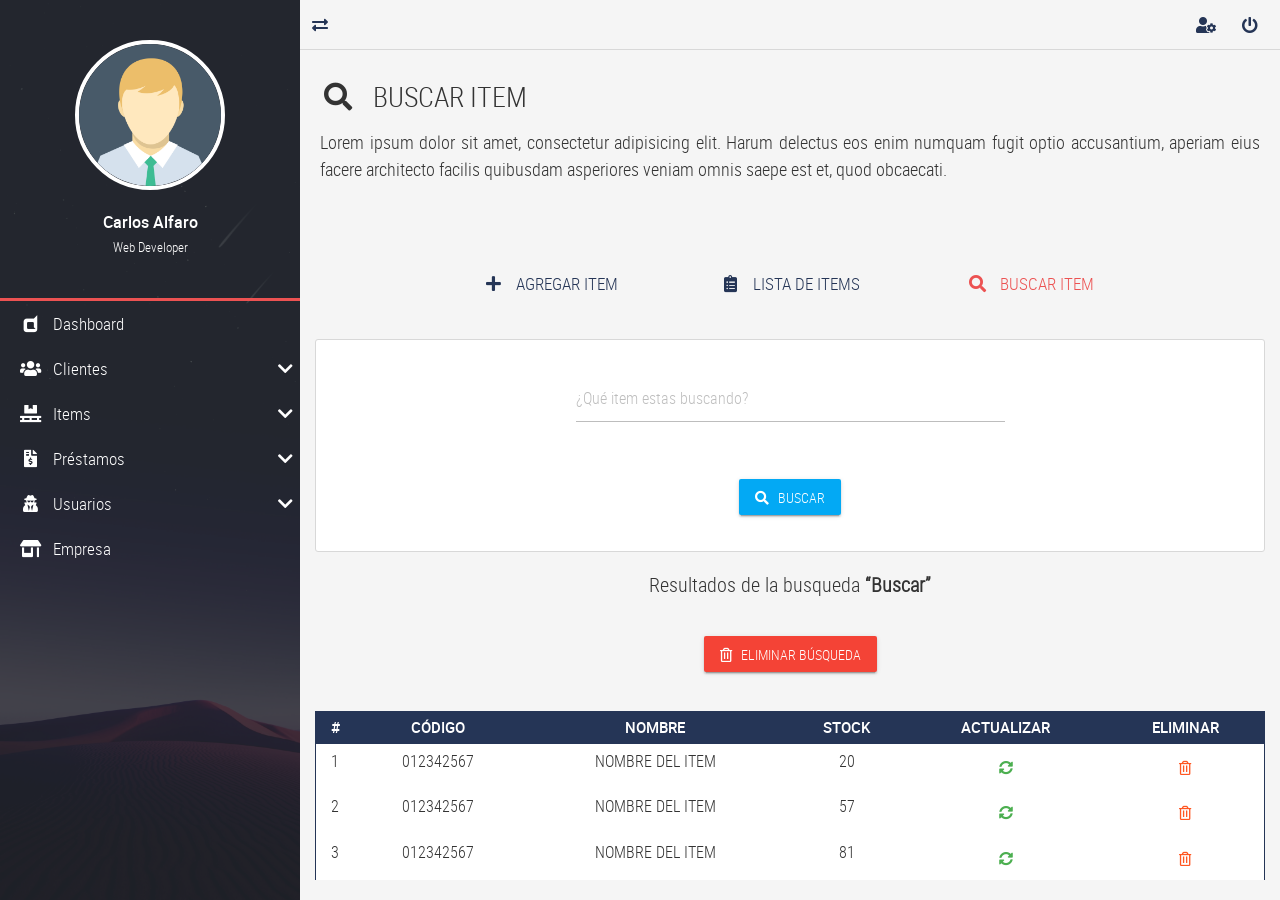
<file: SPM-master/item-search.html>
<!DOCTYPE html>
<html lang="es">
<head>
    <meta charset="UTF-8">
    <meta name="viewport" content="width=device-width, user-scalable=no, initial-scale=1.0, maximum-scale=1.0, minimum-scale=1.0">
    <title>Buscar item</title>

    <!-- Normalize V8.0.1 -->
    <link rel="stylesheet" href="./css/normalize.css">

    <!-- Bootstrap V4.3 -->
    <link rel="stylesheet" href="./css/bootstrap.min.css">

    <!-- Bootstrap Material Design V4.0 -->
    <link rel="stylesheet" href="./css/bootstrap-material-design.min.css">

    <!-- Font Awesome V5.9.0 -->
    <link rel="stylesheet" href="./css/all.css">

    <!-- Sweet Alerts V8.13.0 CSS file -->
    <link rel="stylesheet" href="./css/sweetalert2.min.css">

    <!-- Sweet Alert V8.13.0 JS file-->
    <script src="./js/sweetalert2.min.js"></script>

    <!-- jQuery Custom Content Scroller V3.1.5 -->
    <link rel="stylesheet" href="./css/jquery.mCustomScrollbar.css">

    <!-- General Styles -->
    <link rel="stylesheet" href="./css/style.css">


</head>


<body>
    <!-- Main container -->
    <main class="full-box main-container">
        <!-- Nav lateral -->
        <section class="full-box nav-lateral">
            <div class="full-box nav-lateral-bg show-nav-lateral"></div>
            <div class="full-box nav-lateral-content">
                <figure class="full-box nav-lateral-avatar">
                    <i class="far fa-times-circle show-nav-lateral"></i>
                    <img src="./assets/avatar/Avatar.png" class="img-fluid" alt="Avatar">
                    <figcaption class="roboto-medium text-center">
                        Carlos Alfaro <br><small class="roboto-condensed-light">Web Developer</small>
                    </figcaption>
                </figure>
                <div class="full-box nav-lateral-bar"></div>
                <nav class="full-box nav-lateral-menu">
                    <ul>
                        <li>
                            <a href="home.html"><i class="fab fa-dashcube fa-fw"></i> &nbsp; Dashboard</a>
                        </li>

                        <li>
                            <a href="#" class="nav-btn-submenu"><i class="fas fa-users fa-fw"></i> &nbsp; Clientes <i class="fas fa-chevron-down"></i></a>
                            <ul>
                                <li>
                                    <a href="client-new.html"><i class="fas fa-plus fa-fw"></i> &nbsp; Agregar Cliente</a>
                                </li>
                                <li>
                                    <a href="client-list.html"><i class="fas fa-clipboard-list fa-fw"></i> &nbsp; Lista de clientes</a>
                                </li>
                                <li>
                                    <a href="client-search.html"><i class="fas fa-search fa-fw"></i> &nbsp; Buscar cliente</a>
                                </li>
                            </ul>
                        </li>

                        <li>
                            <a href="#" class="nav-btn-submenu"><i class="fas fa-pallet fa-fw"></i> &nbsp; Items <i class="fas fa-chevron-down"></i></a>
                            <ul>
                                <li>
                                    <a href="item-new.html"><i class="fas fa-plus fa-fw"></i> &nbsp; Agregar item</a>
                                </li>
                                <li>
                                    <a href="item-list.html"><i class="fas fa-clipboard-list fa-fw"></i> &nbsp; Lista de items</a>
                                </li>
                                <li>
                                    <a href="item-search.html"><i class="fas fa-search fa-fw"></i> &nbsp; Buscar item</a>
                                </li>
                            </ul>
                        </li>

                        <li>
                            <a href="#" class="nav-btn-submenu"><i class="fas fa-file-invoice-dollar fa-fw"></i> &nbsp; Préstamos <i class="fas fa-chevron-down"></i></a>
                            <ul>
                                <li>
                                    <a href="reservation-new.html"><i class="fas fa-plus fa-fw"></i> &nbsp; Nuevo préstamo</a>
                                </li>
                                <li>
                                    <a href="reservation-list.html"><i class="fas fa-clipboard-list fa-fw"></i> &nbsp; Lista de préstamos</a>
                                </li>
                                <li>
                                    <a href="reservation-search.html"><i class="fas fa-search-dollar fa-fw"></i> &nbsp; Buscar préstamos</a>
                                </li>
                                <li>
                                    <a href="reservation-pending.html"><i class="fas fa-hand-holding-usd fa-fw"></i> &nbsp; Préstamos pendientes</a>
                                </li>
                            </ul>
                        </li>

                        <li>
                            <a href="#" class="nav-btn-submenu"><i class="fas  fa-user-secret fa-fw"></i> &nbsp; Usuarios <i class="fas fa-chevron-down"></i></a>
                            <ul>
                                <li>
                                    <a href="user-new.html"><i class="fas fa-plus fa-fw"></i> &nbsp; Nuevo usuario</a>
                                </li>
                                <li>
                                    <a href="user-list.html"><i class="fas fa-clipboard-list fa-fw"></i> &nbsp; Lista de usuarios</a>
                                </li>
                                <li>
                                    <a href="user-search.html"><i class="fas fa-search fa-fw"></i> &nbsp; Buscar usuario</a>
                                </li>
                            </ul>
                        </li>

                        <li>
                            <a href="company.html"><i class="fas fa-store-alt fa-fw"></i> &nbsp; Empresa</a>
                        </li>
                    </ul>
                </nav>
            </div>
        </section>
        <section class="full-box page-content">
            <nav class="full-box navbar-info">
                <a href="#" class="float-left show-nav-lateral">
                    <i class="fas fa-exchange-alt"></i>
                </a>
                <a href="user-update.html">
                    <i class="fas fa-user-cog"></i>
                </a>
                <a href="#" class="btn-exit-system">
                    <i class="fas fa-power-off"></i>
                </a>
            </nav>
            <!-- Page header -->
            <div class="full-box page-header">
                <h3 class="text-left">
                    <i class="fas fa-search fa-fw"></i> &nbsp; BUSCAR ITEM
                </h3>
                <p class="text-justify">
                    Lorem ipsum dolor sit amet, consectetur adipisicing elit. Harum delectus eos enim numquam fugit optio accusantium, aperiam eius facere architecto facilis quibusdam asperiores veniam omnis saepe est et, quod obcaecati.
                </p>
            </div>
            <div class="container-fluid">
                <ul class="full-box list-unstyled page-nav-tabs">
                    <li>
                        <a href="item-new.html"><i class="fas fa-plus fa-fw"></i> &nbsp; AGREGAR ITEM</a>
                    </li>
                    <li>
                        <a href="item-list.html"><i class="fas fa-clipboard-list fa-fw"></i> &nbsp; LISTA DE ITEMS</a>
                    </li>
                    <li>
                        <a class="active" href="item-search.html"><i class="fas fa-search fa-fw"></i> &nbsp; BUSCAR ITEM</a>
                    </li>
                </ul>
            </div>
            
            <!--CONTENT-->
            <div class="container-fluid">
                <form class="form-neon" action="">
                    <div class="container-fluid">
                        <div class="row justify-content-md-center">
                            <div class="col-12 col-md-6">
                                <div class="form-group">
                                    <label for="inputSearch" class="bmd-label-floating">¿Qué item estas buscando?</label>
                                    <input type="text" class="form-control" name="busqueda-" id="inputSearch" maxlength="30">
                                </div>
                            </div>
                            <div class="col-12">
                                <p class="text-center" style="margin-top: 40px;">
                                    <button type="submit" class="btn btn-raised btn-info"><i class="fas fa-search"></i> &nbsp; BUSCAR</button>
                                </p>
                            </div>
                        </div>
                    </div>
                </form>
            </div>

            
            <div class="container-fluid">
                <form action="">
                    <input type="hidden" name="eliminar-busqueda" value="eliminar">
                    <div class="container-fluid">
                        <div class="row justify-content-md-center">
                            <div class="col-12 col-md-6">
                                <p class="text-center" style="font-size: 20px;">
                                    Resultados de la busqueda <strong>“Buscar”</strong>
                                </p>
                            </div>
                            <div class="col-12">
                                <p class="text-center" style="margin-top: 20px;">
                                    <button type="submit" class="btn btn-raised btn-danger"><i class="far fa-trash-alt"></i> &nbsp; ELIMINAR BÚSQUEDA</button>
                                </p>
                            </div>
                        </div>
                    </div>
                </form>
            </div>


           <div class="container-fluid">
				<div class="table-responsive">
					<table class="table table-dark table-sm">
						<thead>
							<tr class="text-center roboto-medium">
								<th>#</th>
								<th>CÓDIGO</th>
								<th>NOMBRE</th>
								<th>STOCK</th>
								<th>ACTUALIZAR</th>
								<th>ELIMINAR</th>
							</tr>
						</thead>
						<tbody>
							<tr class="text-center" >
								<td>1</td>
								<td>012342567</td>
								<td>NOMBRE DEL ITEM</td>
								<td>20</td>
								<td>
                                    <a href="item-update.html" class="btn btn-success">
                                        <i class="fas fa-sync-alt"></i> 
                                    </a>
                                </td>
                                <td>
                                    <form action="">
                                        <button type="button" class="btn btn-warning">
                                            <i class="far fa-trash-alt"></i>
                                        </button>
                                    </form>
                                </td>
							</tr>
							<tr class="text-center" >
								<td>2</td>
								<td>012342567</td>
								<td>NOMBRE DEL ITEM</td>
								<td>57</td>
								<td>
                                    <a href="item-update.html" class="btn btn-success">
                                        <i class="fas fa-sync-alt"></i> 
                                    </a>
                                </td>
                                <td>
                                    <form action="">
                                        <button type="button" class="btn btn-warning">
                                            <i class="far fa-trash-alt"></i>
                                        </button>
                                    </form>
                                </td>
							</tr>
							<tr class="text-center" >
								<td>3</td>
								<td>012342567</td>
								<td>NOMBRE DEL ITEM</td>
								<td>81</td>
								<td>
                                    <a href="item-update.html" class="btn btn-success">
                                        <i class="fas fa-sync-alt"></i> 
                                    </a>
                                </td>
                                <td>
                                    <form action="">
                                        <button type="button" class="btn btn-warning">
                                            <i class="far fa-trash-alt"></i>
                                        </button>
                                    </form>
                                </td>
							</tr>
							<tr class="text-center" >
								<td>4</td>
								<td>012342567</td>
								<td>NOMBRE DEL ITEM</td>
								<td>90</td>
								<td>
                                    <a href="item-update.html" class="btn btn-success">
                                        <i class="fas fa-sync-alt"></i> 
                                    </a>
                                </td>
                                <td>
                                    <form action="">
                                        <button type="button" class="btn btn-warning">
                                            <i class="far fa-trash-alt"></i>
                                        </button>
                                    </form>
                                </td>
							</tr>
						</tbody>
					</table>
				</div>
				<nav aria-label="Page navigation example">
					<ul class="pagination justify-content-center">
						<li class="page-item disabled">
							<a class="page-link" href="#" tabindex="-1">Previous</a>
						</li>
						<li class="page-item"><a class="page-link" href="#">1</a></li>
						<li class="page-item"><a class="page-link" href="#">2</a></li>
						<li class="page-item"><a class="page-link" href="#">3</a></li>
						<li class="page-item">
							<a class="page-link" href="#">Next</a>
						</li>
					</ul>
				</nav>
			</div>
        </section>


    </main>
    
    	
	<!--=============================================
	=            Include JavaScript files           =
	==============================================-->
	<!-- jQuery V3.4.1 -->
	<script src="./js/jquery-3.4.1.min.js" ></script>

	<!-- popper -->
	<script src="./js/popper.min.js" ></script>

	<!-- Bootstrap V4.3 -->
	<script src="./js/bootstrap.min.js" ></script>

	<!-- jQuery Custom Content Scroller V3.1.5 -->
	<script src="./js/jquery.mCustomScrollbar.concat.min.js" ></script>

	<!-- Bootstrap Material Design V4.0 -->
	<script src="./js/bootstrap-material-design.min.js" ></script>
	<script>$(document).ready(function() { $('body').bootstrapMaterialDesign(); });</script>

	<script src="./js/main.js" ></script>
</body>
</html>
</file>
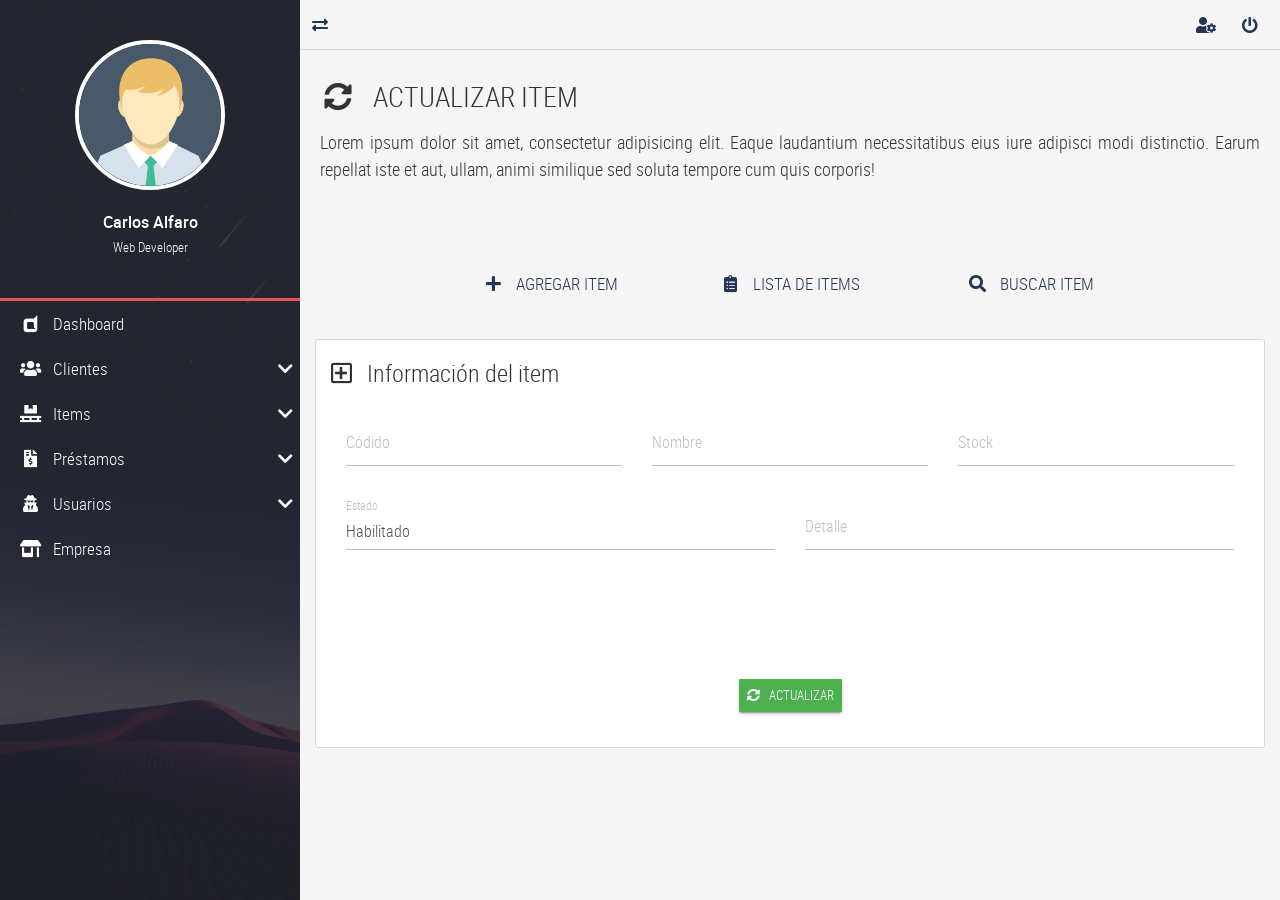
<file: SPM-master/item-update.html>
<!DOCTYPE html>
<html lang="es">
<head>
    <meta charset="UTF-8">
    <meta name="viewport" content="width=device-width, user-scalable=no, initial-scale=1.0, maximum-scale=1.0, minimum-scale=1.0">
    <title>Actualizar item</title>

    <!-- Normalize V8.0.1 -->
    <link rel="stylesheet" href="./css/normalize.css">

    <!-- Bootstrap V4.3 -->
    <link rel="stylesheet" href="./css/bootstrap.min.css">

    <!-- Bootstrap Material Design V4.0 -->
    <link rel="stylesheet" href="./css/bootstrap-material-design.min.css">

    <!-- Font Awesome V5.9.0 -->
    <link rel="stylesheet" href="./css/all.css">

    <!-- Sweet Alerts V8.13.0 CSS file -->
    <link rel="stylesheet" href="./css/sweetalert2.min.css">

    <!-- Sweet Alert V8.13.0 JS file-->
    <script src="./js/sweetalert2.min.js"></script>

    <!-- jQuery Custom Content Scroller V3.1.5 -->
    <link rel="stylesheet" href="./css/jquery.mCustomScrollbar.css">

    <!-- General Styles -->
    <link rel="stylesheet" href="./css/style.css">


</head>


<body>
    <!-- Main container -->
    <main class="full-box main-container">
        <!-- Nav lateral -->
        <section class="full-box nav-lateral">
            <div class="full-box nav-lateral-bg show-nav-lateral"></div>
            <div class="full-box nav-lateral-content">
                <figure class="full-box nav-lateral-avatar">
                    <i class="far fa-times-circle show-nav-lateral"></i>
                    <img src="./assets/avatar/Avatar.png" class="img-fluid" alt="Avatar">
                    <figcaption class="roboto-medium text-center">
                        Carlos Alfaro <br><small class="roboto-condensed-light">Web Developer</small>
                    </figcaption>
                </figure>
                <div class="full-box nav-lateral-bar"></div>
                <nav class="full-box nav-lateral-menu">
                    <ul>
                        <li>
                            <a href="home.html"><i class="fab fa-dashcube fa-fw"></i> &nbsp; Dashboard</a>
                        </li>

                        <li>
                            <a href="#" class="nav-btn-submenu"><i class="fas fa-users fa-fw"></i> &nbsp; Clientes <i class="fas fa-chevron-down"></i></a>
                            <ul>
                                <li>
                                    <a href="client-new.html"><i class="fas fa-plus fa-fw"></i> &nbsp; Agregar Cliente</a>
                                </li>
                                <li>
                                    <a href="client-list.html"><i class="fas fa-clipboard-list fa-fw"></i> &nbsp; Lista de clientes</a>
                                </li>
                                <li>
                                    <a href="client-search.html"><i class="fas fa-search fa-fw"></i> &nbsp; Buscar cliente</a>
                                </li>
                            </ul>
                        </li>

                        <li>
                            <a href="#" class="nav-btn-submenu"><i class="fas fa-pallet fa-fw"></i> &nbsp; Items <i class="fas fa-chevron-down"></i></a>
                            <ul>
                                <li>
                                    <a href="item-new.html"><i class="fas fa-plus fa-fw"></i> &nbsp; Agregar item</a>
                                </li>
                                <li>
                                    <a href="item-list.html"><i class="fas fa-clipboard-list fa-fw"></i> &nbsp; Lista de items</a>
                                </li>
                                <li>
                                    <a href="item-search.html"><i class="fas fa-search fa-fw"></i> &nbsp; Buscar item</a>
                                </li>
                            </ul>
                        </li>

                        <li>
                            <a href="#" class="nav-btn-submenu"><i class="fas fa-file-invoice-dollar fa-fw"></i> &nbsp; Préstamos <i class="fas fa-chevron-down"></i></a>
                            <ul>
                                <li>
                                    <a href="reservation-new.html"><i class="fas fa-plus fa-fw"></i> &nbsp; Nuevo préstamo</a>
                                </li>
                                <li>
                                    <a href="reservation-list.html"><i class="fas fa-clipboard-list fa-fw"></i> &nbsp; Lista de préstamos</a>
                                </li>
                                <li>
                                    <a href="reservation-search.html"><i class="fas fa-search-dollar fa-fw"></i> &nbsp; Buscar préstamos</a>
                                </li>
                                <li>
                                    <a href="reservation-pending.html"><i class="fas fa-hand-holding-usd fa-fw"></i> &nbsp; Préstamos pendientes</a>
                                </li>
                            </ul>
                        </li>

                        <li>
                            <a href="#" class="nav-btn-submenu"><i class="fas  fa-user-secret fa-fw"></i> &nbsp; Usuarios <i class="fas fa-chevron-down"></i></a>
                            <ul>
                                <li>
                                    <a href="user-new.html"><i class="fas fa-plus fa-fw"></i> &nbsp; Nuevo usuario</a>
                                </li>
                                <li>
                                    <a href="user-list.html"><i class="fas fa-clipboard-list fa-fw"></i> &nbsp; Lista de usuarios</a>
                                </li>
                                <li>
                                    <a href="user-search.html"><i class="fas fa-search fa-fw"></i> &nbsp; Buscar usuario</a>
                                </li>
                            </ul>
                        </li>

                        <li>
                            <a href="company.html"><i class="fas fa-store-alt fa-fw"></i> &nbsp; Empresa</a>
                        </li>
                    </ul>
                </nav>
            </div>
        </section>
        <section class="full-box page-content">
            <nav class="full-box navbar-info">
                <a href="#" class="float-left show-nav-lateral">
                    <i class="fas fa-exchange-alt"></i>
                </a>
                <a href="user-update.html">
                    <i class="fas fa-user-cog"></i>
                </a>
                <a href="#" class="btn-exit-system">
                    <i class="fas fa-power-off"></i>
                </a>
            </nav>
            <!-- Page header -->
            <div class="full-box page-header">
                <h3 class="text-left">
                    <i class="fas fa-sync-alt fa-fw"></i> &nbsp; ACTUALIZAR ITEM
                </h3>
                <p class="text-justify">
                    Lorem ipsum dolor sit amet, consectetur adipisicing elit. Eaque laudantium necessitatibus eius iure adipisci modi distinctio. Earum repellat iste et aut, ullam, animi similique sed soluta tempore cum quis corporis!
                </p>
            </div>
            <div class="container-fluid">
                <ul class="full-box list-unstyled page-nav-tabs">
                    <li>
                        <a href="item-new.html"><i class="fas fa-plus fa-fw"></i> &nbsp; AGREGAR ITEM</a>
                    </li>
                    <li>
                        <a href="item-list.html"><i class="fas fa-clipboard-list fa-fw"></i> &nbsp; LISTA DE ITEMS</a>
                    </li>
                    <li>
                        <a href="item-search.html"><i class="fas fa-search fa-fw"></i> &nbsp; BUSCAR ITEM</a>
                    </li>
                </ul>
            </div>
            
            <!--CONTENT-->
            <div class="container-fluid">
				<form action="" class="form-neon" autocomplete="off">
					<fieldset>
						<legend><i class="far fa-plus-square"></i> &nbsp; Información del item</legend>
						<div class="container-fluid">
							<div class="row">
								<div class="col-12 col-md-4">
									<div class="form-group">
										<label for="item_codigo" class="bmd-label-floating">Códido</label>
										<input type="text" pattern="[a-zA-Z0-9-]{1,45}" class="form-control" name="item_codigo" id="item_codigo" maxlength="45">
									</div>
								</div>
								
								<div class="col-12 col-md-4">
									<div class="form-group">
										<label for="item_nombre" class="bmd-label-floating">Nombre</label>
										<input type="text" pattern="[a-zA-záéíóúÁÉÍÓÚñÑ0-9 ]{1,140}" class="form-control" name="item_nombre" id="item_nombre" maxlength="140">
									</div>
								</div>
								<div class="col-12 col-md-4">
									<div class="form-group">
										<label for="item_stock" class="bmd-label-floating">Stock</label>
										<input type="num" pattern="[0-9]{1,9}" class="form-control" name="item_stock" id="item_stock" maxlength="9">
									</div>
								</div>
								<div class="col-12 col-md-6">
									<div class="form-group">
										<label for="item_estado" class="bmd-label-floating">Estado</label>
										<select class="form-control" name="item_estado" id="item_estado">
											<option value="" selected="" disabled="">Seleccione una opción</option>
											<option selected="" value="Habilitado">Habilitado</option>
											<option value="Deshabilitado">Deshabilitado</option>
										</select>
									</div>
								</div>
								<div class="col-12 col-md-6">
									<div class="form-group">
										<label for="item_detalle" class="bmd-label-floating">Detalle</label>
										<input type="text" pattern="[a-zA-záéíóúÁÉÍÓÚñÑ0-9()- ]{1,190}" class="form-control" name="item_detalle" id="item_detalle" maxlength="190">
									</div>
								</div>
							</div>
						</div>
					</fieldset>
					<br><br><br>
					<p class="text-center" style="margin-top: 40px;">
						<button type="submit" class="btn btn-raised btn-success btn-sm"><i class="fas fa-sync-alt"></i> &nbsp; ACTUALIZAR</button>
					</p>
				</form>
			</div>
        </section>




    </main>
    
    	
	<!--=============================================
	=            Include JavaScript files           =
	==============================================-->
	<!-- jQuery V3.4.1 -->
	<script src="./js/jquery-3.4.1.min.js" ></script>

	<!-- popper -->
	<script src="./js/popper.min.js" ></script>

	<!-- Bootstrap V4.3 -->
	<script src="./js/bootstrap.min.js" ></script>

	<!-- jQuery Custom Content Scroller V3.1.5 -->
	<script src="./js/jquery.mCustomScrollbar.concat.min.js" ></script>

	<!-- Bootstrap Material Design V4.0 -->
	<script src="./js/bootstrap-material-design.min.js" ></script>
	<script>$(document).ready(function() { $('body').bootstrapMaterialDesign(); });</script>

	<script src="./js/main.js" ></script>
</body>
</html>
</file>
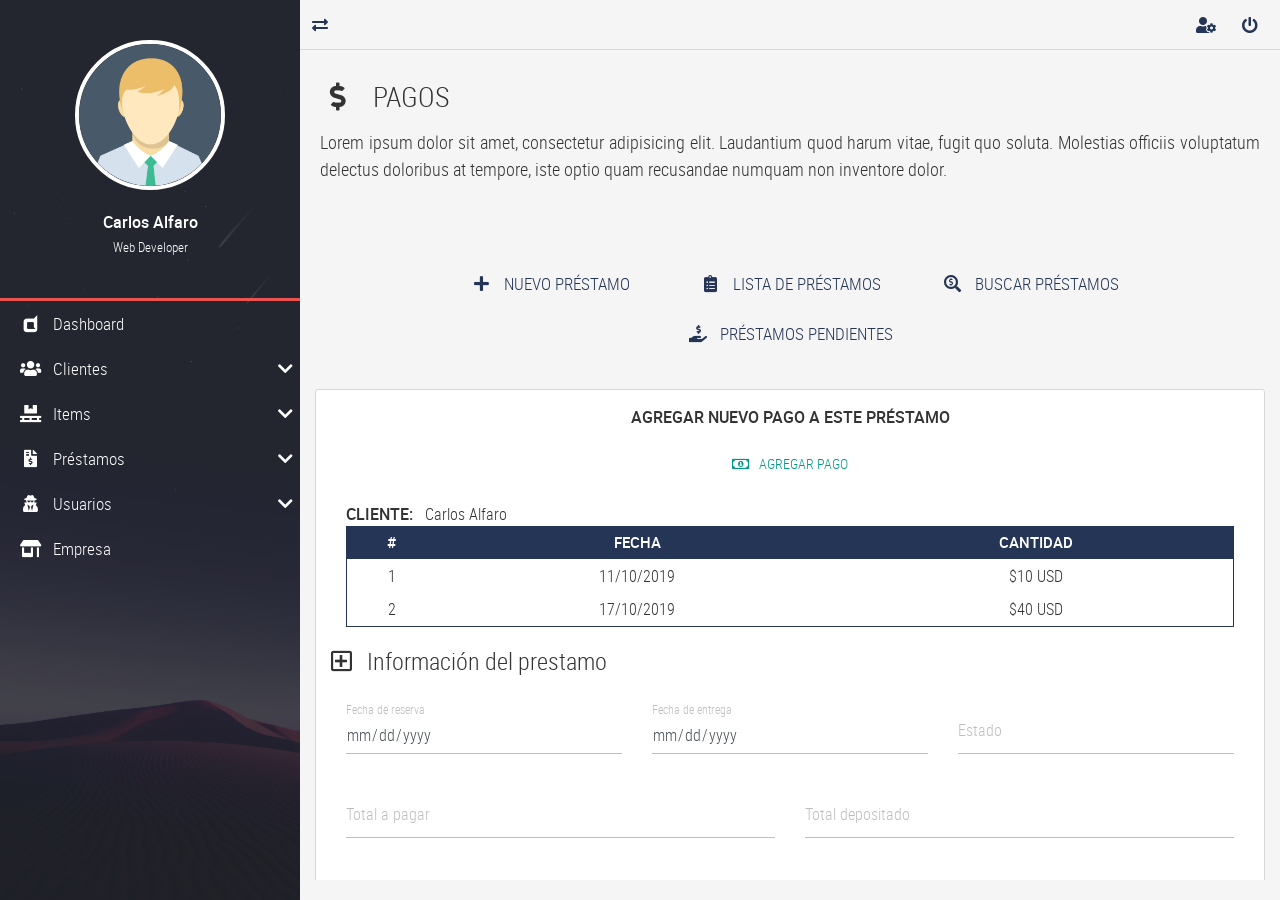
<file: SPM-master/payment.html>
<!DOCTYPE html>
<html lang="es">
<head>
    <meta charset="UTF-8">
    <meta name="viewport" content="width=device-width, user-scalable=no, initial-scale=1.0, maximum-scale=1.0, minimum-scale=1.0">
    <title>Pagos</title>

    <!-- Normalize V8.0.1 -->
    <link rel="stylesheet" href="./css/normalize.css">

    <!-- Bootstrap V4.3 -->
    <link rel="stylesheet" href="./css/bootstrap.min.css">

    <!-- Bootstrap Material Design V4.0 -->
    <link rel="stylesheet" href="./css/bootstrap-material-design.min.css">

    <!-- Font Awesome V5.9.0 -->
    <link rel="stylesheet" href="./css/all.css">

    <!-- Sweet Alerts V8.13.0 CSS file -->
    <link rel="stylesheet" href="./css/sweetalert2.min.css">

    <!-- Sweet Alert V8.13.0 JS file-->
    <script src="./js/sweetalert2.min.js"></script>

    <!-- jQuery Custom Content Scroller V3.1.5 -->
    <link rel="stylesheet" href="./css/jquery.mCustomScrollbar.css">

    <!-- General Styles -->
    <link rel="stylesheet" href="./css/style.css">


</head>


<body>
    <!-- Main container -->
    <main class="full-box main-container">
        <!-- Nav lateral -->
        <section class="full-box nav-lateral">
            <div class="full-box nav-lateral-bg show-nav-lateral"></div>
            <div class="full-box nav-lateral-content">
                <figure class="full-box nav-lateral-avatar">
                    <i class="far fa-times-circle show-nav-lateral"></i>
                    <img src="./assets/avatar/Avatar.png" class="img-fluid" alt="Avatar">
                    <figcaption class="roboto-medium text-center">
                        Carlos Alfaro <br><small class="roboto-condensed-light">Web Developer</small>
                    </figcaption>
                </figure>
                <div class="full-box nav-lateral-bar"></div>
                <nav class="full-box nav-lateral-menu">
                    <ul>
                        <li>
                            <a href="home.html"><i class="fab fa-dashcube fa-fw"></i> &nbsp; Dashboard</a>
                        </li>

                        <li>
                            <a href="#" class="nav-btn-submenu"><i class="fas fa-users fa-fw"></i> &nbsp; Clientes <i class="fas fa-chevron-down"></i></a>
                            <ul>
                                <li>
                                    <a href="client-new.html"><i class="fas fa-plus fa-fw"></i> &nbsp; Agregar Cliente</a>
                                </li>
                                <li>
                                    <a href="client-list.html"><i class="fas fa-clipboard-list fa-fw"></i> &nbsp; Lista de clientes</a>
                                </li>
                                <li>
                                    <a href="client-search.html"><i class="fas fa-search fa-fw"></i> &nbsp; Buscar cliente</a>
                                </li>
                            </ul>
                        </li>

                        <li>
                            <a href="#" class="nav-btn-submenu"><i class="fas fa-pallet fa-fw"></i> &nbsp; Items <i class="fas fa-chevron-down"></i></a>
                            <ul>
                                <li>
                                    <a href="item-new.html"><i class="fas fa-plus fa-fw"></i> &nbsp; Agregar item</a>
                                </li>
                                <li>
                                    <a href="item-list.html"><i class="fas fa-clipboard-list fa-fw"></i> &nbsp; Lista de items</a>
                                </li>
                                <li>
                                    <a href="item-search.html"><i class="fas fa-search fa-fw"></i> &nbsp; Buscar item</a>
                                </li>
                            </ul>
                        </li>

                        <li>
                            <a href="#" class="nav-btn-submenu"><i class="fas fa-file-invoice-dollar fa-fw"></i> &nbsp; Préstamos <i class="fas fa-chevron-down"></i></a>
                            <ul>
                                <li>
                                    <a href="reservation-new.html"><i class="fas fa-plus fa-fw"></i> &nbsp; Nuevo préstamo</a>
                                </li>
                                <li>
                                    <a href="reservation-list.html"><i class="fas fa-clipboard-list fa-fw"></i> &nbsp; Lista de préstamos</a>
                                </li>
                                <li>
                                    <a href="reservation-search.html"><i class="fas fa-search-dollar fa-fw"></i> &nbsp; Buscar préstamos</a>
                                </li>
                                <li>
                                    <a href="reservation-pending.html"><i class="fas fa-hand-holding-usd fa-fw"></i> &nbsp; Préstamos pendientes</a>
                                </li>
                            </ul>
                        </li>

                        <li>
                            <a href="#" class="nav-btn-submenu"><i class="fas  fa-user-secret fa-fw"></i> &nbsp; Usuarios <i class="fas fa-chevron-down"></i></a>
                            <ul>
                                <li>
                                    <a href="user-new.html"><i class="fas fa-plus fa-fw"></i> &nbsp; Nuevo usuario</a>
                                </li>
                                <li>
                                    <a href="user-list.html"><i class="fas fa-clipboard-list fa-fw"></i> &nbsp; Lista de usuarios</a>
                                </li>
                                <li>
                                    <a href="user-search.html"><i class="fas fa-search fa-fw"></i> &nbsp; Buscar usuario</a>
                                </li>
                            </ul>
                        </li>

                        <li>
                            <a href="company.html"><i class="fas fa-store-alt fa-fw"></i> &nbsp; Empresa</a>
                        </li>
                    </ul>
                </nav>
            </div>
        </section>
        <section class="full-box page-content">
            <nav class="full-box navbar-info">
                <a href="#" class="float-left show-nav-lateral">
                    <i class="fas fa-exchange-alt"></i>
                </a>
                <a href="user-update.html">
                    <i class="fas fa-user-cog"></i>
                </a>
                <a href="#" class="btn-exit-system">
                    <i class="fas fa-power-off"></i>
                </a>
            </nav>
            <!-- Page header -->
            <div class="full-box page-header">
                <h3 class="text-left">
                    <i class="fas fa-dollar-sign fa-fw"></i> &nbsp; PAGOS
                </h3>
                <p class="text-justify">
                    Lorem ipsum dolor sit amet, consectetur adipisicing elit. Laudantium quod harum vitae, fugit quo soluta. Molestias officiis voluptatum delectus doloribus at tempore, iste optio quam recusandae numquam non inventore dolor.
                </p>
            </div>
            <div class="container-fluid">
                <ul class="full-box list-unstyled page-nav-tabs">
                    <li>
                        <a href="reservation-new.html"><i class="fas fa-plus fa-fw"></i> &nbsp; NUEVO PRÉSTAMO</a>
                    </li>
                    <li>
                        <a href="reservation-list.html"><i class="fas fa-clipboard-list fa-fw"></i> &nbsp; LISTA DE PRÉSTAMOS</a>
                    </li>
                    <li>
                        <a href="reservation-search.html"><i class="fas fa-search-dollar fa-fw"></i> &nbsp; BUSCAR PRÉSTAMOS</a>
                    </li>
                    <li>
                        <a href="reservation-pending.html"><i class="fas fa-hand-holding-usd fa-fw"></i> &nbsp; PRÉSTAMOS PENDIENTES</a>
                    </li>
                </ul>
            </div>
            
            <!--CONTENT-->
            <div class="container-fluid">
                <div class="container-fluid form-neon">
                    <div class="container-fluid">
                        <p class="text-center roboto-medium">AGREGAR NUEVO PAGO A ESTE PRÉSTAMO</p>
                        <p class="text-center">
                            <button type="button" class="btn btn-primary" data-toggle="modal" data-target="#ModalPago"><i class="far fa-money-bill-alt"></i> &nbsp; Agregar pago</button>
                        </p>
                        <div>
                            <span class="roboto-medium">CLIENTE:</span> 
                            &nbsp; Carlos Alfaro
                        </div>
                        <div class="table-responsive">
                            <table class="table table-dark table-sm">
                                <thead>
                                    <tr class="text-center roboto-medium">
                                        <th>#</th>
                                        <th>FECHA</th>
                                        <th>CANTIDAD</th>
                                    </tr>
                                </thead>
                                <tbody>
                                    <tr class="text-center" >
                                        <td>1</td>
                                        <td>11/10/2019</td>
                                        <td>$10 USD</td>
                                    </tr>
                                    <tr class="text-center" >
                                        <td>2</td>
                                        <td>17/10/2019</td>
                                        <td>$40 USD</td>
                                    </tr>
                                </tbody>
                            </table>
                        </div>
                    </div>
                    <fieldset>
                        <legend><i class="far fa-plus-square"></i> &nbsp; Información del prestamo</legend>
                        <div class="container-fluid">
                            <div class="row">
                                <div class="col-12 col-md-4">
                                    <div class="form-group">
                                        <label for="prestamo_fecha_inicio">Fecha de reserva</label>
                                        <input type="date" class="form-control" readonly="" id="admin-dni">
                                    </div>
                                </div>
                                
                                <div class="col-12 col-md-4">
                                    <div class="form-group">
                                        <label for="prestamo_fecha_final">Fecha de entrega</label>
                                        <input type="date" class="form-control" readonly="" id="prestamo_fecha_final">
                                    </div>
                                </div>
                                <div class="col-12 col-md-4">
                                    <div class="form-group">
                                        <label for="prestamo_estado" class="bmd-label-floating">Estado</label>
                                        <input type="text" pattern="[0-9.]{1,10}" class="form-control" readonly="" id="prestamo_estado" maxlength="10">
                                    </div>
                                </div>
                                <div class="col-12 col-md-6">
                                    <div class="form-group">
                                        <label for="prestamo_total" class="bmd-label-floating">Total a pagar</label>
                                        <input type="text" pattern="[0-9.]{1,10}" class="form-control" readonly="" id="prestamo_total" maxlength="10">
                                    </div>
                                </div>
                                <div class="col-12 col-md-6">
                                    <div class="form-group">
                                        <label for="prestamo_pagado" class="bmd-label-floating">Total depositado</label>
                                        <input type="text" pattern="[0-9.]{1,10}" class="form-control" readonly="" id="prestamo_pagado" maxlength="10">
                                    </div>
                                </div>
                                <div class="col-12">
                                    <div class="form-group">
                                        <label for="prestamo_observacion" class="bmd-label-floating">Observación</label>
                                        <input type="text" readonly=""  class="form-control" id="prestamo_observacion" maxlength="400">
                                    </div>
                                </div>
                            </div>
                        </div>
                    </fieldset>
                </div>
            </div>


            <!-- MODAL PAGOS -->
            <div class="modal fade" id="ModalPago" tabindex="-1" role="dialog" aria-labelledby="ModalPago" aria-hidden="true">
                <div class="modal-dialog" role="document">
                    <form class="modal-content">
                        <div class="modal-header">
                            <h5 class="modal-title" id="ModalPago">Agregar pago</h5>
                            <button type="button" class="close" data-dismiss="modal" aria-label="Close">
                                <span aria-hidden="true">&times;</span>
                            </button>
                        </div>
                        <div class="modal-body">
                            <div class="container-fluid">
                                <div class="form-group">
                                    <label for="monto_pago" class="bmd-label-floating">Monto</label>
                                    <input type="text" pattern="[0-9.]{1,10}" class="form-control" name="monto_pago" id="monto_pago" maxlength="10">
                                </div>
                            </div>
                        </div>
                        <div class="modal-footer">
                            <button type="button" class="btn btn-raised btn-info btn-sm" data-dismiss="modal">Agregar pago</button> &nbsp;&nbsp; 
                            <button type="button" class="btn btn-raised btn-danger btn-sm" data-dismiss="modal">Cancelar</button>
                        </div>
                    </form>
                </div>
            </div>

        </section>
    </main>
    
    	
	<!--=============================================
	=            Include JavaScript files           =
	==============================================-->
	<!-- jQuery V3.4.1 -->
	<script src="./js/jquery-3.4.1.min.js" ></script>

	<!-- popper -->
	<script src="./js/popper.min.js" ></script>

	<!-- Bootstrap V4.3 -->
	<script src="./js/bootstrap.min.js" ></script>

	<!-- jQuery Custom Content Scroller V3.1.5 -->
	<script src="./js/jquery.mCustomScrollbar.concat.min.js" ></script>

	<!-- Bootstrap Material Design V4.0 -->
	<script src="./js/bootstrap-material-design.min.js" ></script>
	<script>$(document).ready(function() { $('body').bootstrapMaterialDesign(); });</script>

	<script src="./js/main.js" ></script>
</body>
</html>
</file>
<file: css/style.css>
@font-face {
    font-family: 'roboto_medium_regular';
    src: url('../webfonts/roboto-medium-webfont.woff2') format('woff2'),
         url('../webfonts/roboto-medium-webfont.woff') format('woff');
    font-weight: normal;
    font-style: normal;

}

@font-face {
    font-family: 'roboto_condensed_light';
    src: url('../webfonts/robotocondensed-light-webfont.woff2') format('woff2'),
         url('../webfonts/robotocondensed-light-webfont.woff') format('woff'),
         url('../webfonts/robotocondensed-light-webfont.ttf') format('truetype');
    font-weight: normal;
    font-style: normal;
}

@font-face {
    font-family: 'roboto_condensed_regular';
    src: url('../webfonts/robotocondensed-regular-webfont.woff2') format('woff2'),
         url('../webfonts/robotocondensed-regular-webfont.woff') format('woff');
    font-weight: normal;
    font-style: normal;

}

:root{
	--color-one: #F5F5F5;
	--color-two: #24292E;
	--color-three: #EC5252;
	/*--color-three: #0366D6;*/

	--form-color: #14111A;

	--accent-color: #253556;
	/*--accent-color: #455A64;*/
    --border-color: #D8D8D8;
}

body,html{
	font-family: 'roboto_condensed_light';
	width: 100vw;
	height: 100vh;
	background-color: var(--color-one);
	color: #333;
	font-size: 16px;
}

.full-box{
	margin: 0;
	padding: 0;
	box-sizing: border-box;
	width: 100%;
}

.form-neon{
	border: 1px solid var(--border-color);
	background-color: #FFF;
	padding: 15px;
	border-radius: 3px;
}

/*----------  Page headers styles  ----------*/
.page-header{
	padding: 30px 20px 60px 20px;
}
.page-header > :nth-child(1){
	padding-bottom: 7px;
}
.page-header > :nth-child(2){
	font-size: 18px;
}

/*----------  Page nav tabs  ----------*/
.page-nav-tabs{
	display: flex;
	justify-content: center;
	flex-wrap: wrap;
	margin-bottom: 30px;
}
.page-nav-tabs li,
.page-nav-tabs li a{
	height: 40px;
	line-height: 40px;
}
.page-nav-tabs li{
	margin: 5px 20px;
}
.page-nav-tabs li a{
	color: var(--accent-color);
	font-size: 17px;
	min-width: 200px;
	width: auto;
	display: block;
	text-align: center;
	user-select: none;
	transition: all .2s ease-in-out;
	border-bottom: 2px solid transparent;
}
.page-nav-tabs li a.active{
	color: var(--color-three);
	cursor: none;
	pointer-events: none;
}
.page-nav-tabs li a:hover{
	text-decoration: none;
	color: #333;
	border-bottom: 2px solid #333;
}

/*----------  Edit bootstrap styles  ----------*/
.form-control[readonly]{
	background-color: transparent;
}
.form-control:focus,
.form-control:active{
	outline: none;
	box-shadow: none;
	border: none;
}
.form-control-file:active,
.form-control-file:focus{
	outline: none;
}
.table .btn{
	margin-bottom: 0;
}
.table thead th{
	color: #FFF;
}
.table tbody tr{
	color: #333;
	transition: all .2s ease-in-out;
}
.table-dark,
.table{
	background-color: #fff;
}
.table-dark{
	border: 1px solid var(--accent-color);
}
.table-dark thead tr{
	background-color: var(--accent-color);
}
.table-dark td,
.table-dark thead th,
.table-dark th{
	border: none;
}
.table-dark tr:hover{
	color: var(--color-three);
	background-image: linear-gradient(to right, transparent, rgba(124, 100, 112, .2) 85%, transparent);
}
.page-link{
	transition: all .2s ease-in-out;
}
.page-link:hover{
	background-color: var(--color-three);
	color: #FFF;
}
table form{
	margin-bottom: 0;
}
/*----------  Text Styles  ----------*/
.roboto-medium{
	font-family: 'roboto_medium_regular';
}
.roboto-condensed-light{
	font-family: 'roboto_condensed_light';
}
.roboto-condensed-regular{
	font-family: 'roboto_condensed_regular';
}

/*----------  login Styles  ----------*/
.login-container{
	width: 100vw;
	height: 100vh;
	display: flex;
	justify-content: center;
	align-items: center;
	background: #0575E6;
	background: -webkit-linear-gradient(to right, #021B79, #0575E6);
	background: linear-gradient(to right, #021B79, #0575E6);

}
.login-content{
	width: 95%;
	max-width: 320px;
	height: auto;
	border: 1px solid var(--border-color);
	background-color: #FFF;
	border-radius: 4px;
	padding: 15px;
	color: var(--accent-color);
}
.btn-login{
	width: 90%;
	padding: 10px 0;
	display: block;
	margin: 0 auto;
	border-radius: 3px;
	margin-top: 30px;
	background-color: transparent;
	color: var(--accent-color);
	border: 1px solid var(--accent-color);
	transition: all .2s ease-out;
}
.btn-login:hover{
	background-color: var(--color-three);
	border: 1px solid var(--color-three);
	text-decoration: none;
	color: #fff;
}
.btn-login:active,
.btn-login:focus{
	outline: none;
}

/*----------  Page layout Styles  ----------*/
.main-container{
	height: 100%;
	position: absolute;
	top: 0;
	left: 0;
	overflow: hidden;
}
.page-content,
.nav-lateral{
	height: 100%;
	overflow: hidden;
}
.page-content{
	position: relative;
	padding-left: 300px;
	transition: all .2s ease-in-out;
	padding-bottom: 20px;
}
/*  Nav Lateral */
.nav-lateral{
	width: 300px;
	position: absolute;
	top: 0;
	left: 0;
	z-index: 1;
	transition: all .2s ease-in-out;
	background-image: url('../assets/img/nav-font.jpg');
	background-position: center center;
	background-size: cover;
}
.nav-lateral-bg{ display: none; }
.nav-lateral-content{
	max-width: 300px;
	height: 100%;
	background-color: rgba(36, 41, 46, .8);
}
.nav-lateral-bar{
	height: 3px;
	background-color: var(--color-three);
}
.nav-lateral-avatar{
	padding: 40px 0;
}
.nav-lateral-avatar i{
	display: none;
}
.nav-lateral-avatar img{
	width: 50%;
	margin: 0 auto;
	display: block;
	border: 4px solid #FFF;
	border-radius: 100%;
}
.nav-lateral-avatar figcaption{
	margin-top: 20px;
	color: #FFF;
}
.nav-lateral-menu{
	height: auto;
}
.nav-lateral-menu ul{
	margin: 0;
	padding: 0;
	list-style: none;
}
.nav-lateral-menu ul li{
	width: 100%;
	height: auto;
}
.nav-lateral-menu ul li a{
	display: block;
	width: 100%;
	height: 45px;
	line-height: 45px;
	text-decoration: none;
	color: #FFF;
	font-size: 17px;
	box-sizing: border-box;
	padding-left: 20px;
	transition: all .2s ease-in-out;
}
.nav-lateral-menu ul li a.active{
	color: #FFF;
	background-color: var(--color-three);
}
.nav-lateral-menu ul li a:hover{
	color: #fff;
	background-image: linear-gradient(to right, transparent, rgba(255, 255, 255, .1) 50%, transparent);
}
.nav-lateral-menu ul li ul{
	display: none;
	border: 1px solid var(--color-three);
	background: rgba(20, 30, 48, .5);
}
.nav-lateral-menu ul li ul a{
	padding-left: 45px;
}
.show-nav-lateral-submenu{
	display: block !important;
}
.nav-lateral-menu .fa-chevron-down,
.nav-lateral-menu .fa-chevron-up{
	float: right;
	height: 45px;
	line-height: 45px;
	margin-right: 7px;
	transition: all .2s ease-in-out;
}

/*  Page content */
.navbar-info{
	height: 50px;
	border-bottom: 1px solid var(--border-color);
	text-align: right;
	padding-right: 10px;
}

.navbar-info a{
	color: var(--accent-color);
	height: 50px;
	min-width: 40px;
	text-align: center;
	line-height: 50px;
	display: inline-block;
	transition: all .2s ease-out;
	user-select: none;
}
.navbar-info a:hover{
	color: var(--color-three);
	background-image: radial-gradient(circle,rgba(250, 30, 78, .1), transparent 80%);
}
.navbar-info a:active,
.navbar-info a:focus{
	outline: none;
}

/*----------  Home Styles  ----------*/
.tile-container{
	text-align: center;
	padding: 20px 25px;
}
.tile{
	height: 200px;
	width: 200px;
	margin: 10px;
	display: inline-block;
	text-decoration: none;
	color: var(--accent-color);
	border: 1px solid var(--border-color);
	border-radius: 3px;
	user-select: none;
	transition: all .2s ease-in-out;
	background-color: #FFF;
}
.tile:hover{
	text-decoration: none;
	border-color: var(--color-three);
}
.tile:focus,
.tile:active{
	outline: none;
}
.tile-tittle{
	margin: 0;
	width: 100%;
	padding: 0;
	height: 40px;
	line-height: 40px;
	box-sizing: border-box;
	text-transform: uppercase;
	border-bottom: 1px solid var(--border-color);
	transition: all .2s ease-in-out;
	font-family: 'roboto_medium_regular';
}
.tile:hover .tile-tittle{
	color: #FFF;
	border-color: var(--color-three);
	background-color: var(--color-three);
}
.tile-icon{
	width: 100%;
	height: 160px;
	box-sizing: border-box;
	padding-top: 22px;
}
.tile-icon > i{
	font-size: 80px;
}
.tile-icon > p{
	font-family: 'roboto_medium_regular';
	height: 35px;
	line-height: 35px;
}
.tile:hover .tile-icon > i,
.tile:hover .tile-icon > p{
	color: var(--color-three);
}


/*----------  Breakpoints  ----------*/
@media (max-width: 767px){
	.nav-lateral{
		width: 100%;
		overflow: hidden;
		display: none;
		background-image: none;
	}
	.nav-lateral.active{
		display: block;
		z-index: 9999;
	}
	.nav-lateral-bg{
		width: 100%;
		height: 100%;
		background-color: rgba(3, 3, 3, .4);
		position: relative;
		display: block;
		z-index: 2;
	}
	.nav-lateral-content{
		position: absolute;
		left: 0;
		top: 0;
		z-index: 3;
		transform: translateX(-400px);
		transition: all .3s ease-in-out;
		background-color: var(--color-two);
	}
	.nav-lateral.active .nav-lateral-content{
		transform: translateX(0);
	}
	.nav-lateral-avatar i{
		height: 50px;
		width: 50px;
		line-height: 50px;
		color: #FFF;
		cursor: pointer;
		font-size: 25px;
		position: absolute;
		top: 5px;
		right: 0;
		text-align: center;
		display: block;
		transition: all .2s ease-out;
	}
	.nav-lateral-avatar i:hover{
		color: var(--color-three);
	}
	.page-content{
		padding-left: 0;
	}
}


/*  Bootstrap breakpoints */
@media (min-width: 576px){

}

@media (min-width: 768px){
	.nav-lateral.active{
		transform: translateX(-400px);
	}
	.page-content.active{
		padding-left: 0;
	}
}

@media (min-width: 992px){

}

@media (min-width: 1200px){

}

/*----------  Keyframes  ----------*/
</file>
<file: SPM-master/css/style.css>
@font-face {
    font-family: 'roboto_medium_regular';
    src: url('../webfonts/roboto-medium-webfont.woff2') format('woff2'),
         url('../webfonts/roboto-medium-webfont.woff') format('woff');
    font-weight: normal;
    font-style: normal;

}

@font-face {
    font-family: 'roboto_condensed_light';
    src: url('../webfonts/robotocondensed-light-webfont.woff2') format('woff2'),
         url('../webfonts/robotocondensed-light-webfont.woff') format('woff'),
         url('../webfonts/robotocondensed-light-webfont.ttf') format('truetype');
    font-weight: normal;
    font-style: normal;
}

@font-face {
    font-family: 'roboto_condensed_regular';
    src: url('../webfonts/robotocondensed-regular-webfont.woff2') format('woff2'),
         url('../webfonts/robotocondensed-regular-webfont.woff') format('woff');
    font-weight: normal;
    font-style: normal;

}

:root{
	--color-one: #F5F5F5;
	--color-two: #24292E;
	--color-three: #EC5252;
	/*--color-three: #0366D6;*/

	--form-color: #14111A;

	--accent-color: #253556;
	/*--accent-color: #455A64;*/
    --border-color: #D8D8D8;
}

body,html{
	font-family: 'roboto_condensed_light';
	width: 100vw;
	height: 100vh;
	background-color: var(--color-one);
	color: #333;
	font-size: 16px;
}

.full-box{
	margin: 0;
	padding: 0;
	box-sizing: border-box;
	width: 100%;
}

.form-neon{
	border: 1px solid var(--border-color);
	background-color: #FFF;
	padding: 15px;
	border-radius: 3px;
}

/*----------  Page headers styles  ----------*/
.page-header{
	padding: 30px 20px 60px 20px;
}
.page-header > :nth-child(1){
	padding-bottom: 7px;
}
.page-header > :nth-child(2){
	font-size: 18px;
}

/*----------  Page nav tabs  ----------*/
.page-nav-tabs{
	display: flex;
	justify-content: center;
	flex-wrap: wrap;
	margin-bottom: 30px;
}
.page-nav-tabs li,
.page-nav-tabs li a{
	height: 40px;
	line-height: 40px;
}
.page-nav-tabs li{
	margin: 5px 20px;
}
.page-nav-tabs li a{
	color: var(--accent-color);
	font-size: 17px;
	min-width: 200px;
	width: auto;
	display: block;
	text-align: center;
	user-select: none;
	transition: all .2s ease-in-out;
	border-bottom: 2px solid transparent;
}
.page-nav-tabs li a.active{
	color: var(--color-three);
	cursor: none;
	pointer-events: none;
}
.page-nav-tabs li a:hover{
	text-decoration: none;
	color: #333;
	border-bottom: 2px solid #333;
}

/*----------  Edit bootstrap styles  ----------*/
.form-control[readonly]{
	background-color: transparent;
}
.form-control:focus,
.form-control:active{
	outline: none;
	box-shadow: none;
	border: none;
}
.form-control-file:active,
.form-control-file:focus{
	outline: none;
}
.table .btn{
	margin-bottom: 0;
}
.table thead th{
	color: #FFF;
}
.table tbody tr{
	color: #333;
	transition: all .2s ease-in-out;
}
.table-dark,
.table{
	background-color: #fff;
}
.table-dark{
	border: 1px solid var(--accent-color);
}
.table-dark thead tr{
	background-color: var(--accent-color);
}
.table-dark td,
.table-dark thead th,
.table-dark th{
	border: none;
}
.table-dark tr:hover{
	color: var(--color-three);
	background-image: linear-gradient(to right, transparent, rgba(124, 100, 112, .2) 85%, transparent);
}
.page-link{
	transition: all .2s ease-in-out;
}
.page-link:hover{
	background-color: var(--color-three);
	color: #FFF;
}
table form{
	margin-bottom: 0;
}
/*----------  Text Styles  ----------*/
.roboto-medium{
	font-family: 'roboto_medium_regular';
}
.roboto-condensed-light{
	font-family: 'roboto_condensed_light';
}
.roboto-condensed-regular{
	font-family: 'roboto_condensed_regular';
}

/*----------  login Styles  ----------*/
.login-container{
	width: 100vw;
	height: 100vh;
	display: flex;
	justify-content: center;
	align-items: center;
	background: #0575E6;
	background: -webkit-linear-gradient(to right, #021B79, #0575E6);
	background: linear-gradient(to right, #021B79, #0575E6);

}
.login-content{
	width: 95%;
	max-width: 320px;
	height: auto;
	border: 1px solid var(--border-color);
	background-color: #FFF;
	border-radius: 4px;
	padding: 15px;
	color: var(--accent-color);
}
.btn-login{
	width: 90%;
	padding: 10px 0;
	display: block;
	margin: 0 auto;
	border-radius: 3px;
	margin-top: 30px;
	background-color: transparent;
	color: var(--accent-color);
	border: 1px solid var(--accent-color);
	transition: all .2s ease-out;
}
.btn-login:hover{
	background-color: var(--color-three);
	border: 1px solid var(--color-three);
	text-decoration: none;
	color: #fff;
}
.btn-login:active,
.btn-login:focus{
	outline: none;
}

/*----------  Page layout Styles  ----------*/
.main-container{
	height: 100%;
	position: absolute;
	top: 0;
	left: 0;
	overflow: hidden;
}
.page-content,
.nav-lateral{
	height: 100%;
	overflow: hidden;
}
.page-content{
	position: relative;
	padding-left: 300px;
	transition: all .2s ease-in-out;
	padding-bottom: 20px;
}
/*  Nav Lateral */
.nav-lateral{
	width: 300px;
	position: absolute;
	top: 0;
	left: 0;
	z-index: 1;
	transition: all .2s ease-in-out;
	background-image: url('../assets/img/nav-font.jpg');
	background-position: center center;
	background-size: cover;
}
.nav-lateral-bg{ display: none; }
.nav-lateral-content{
	max-width: 300px;
	height: 100%;
	background-color: rgba(36, 41, 46, .8);
}
.nav-lateral-bar{
	height: 3px;
	background-color: var(--color-three);
}
.nav-lateral-avatar{
	padding: 40px 0;
}
.nav-lateral-avatar i{
	display: none;
}
.nav-lateral-avatar img{
	width: 50%;
	margin: 0 auto;
	display: block;
	border: 4px solid #FFF;
	border-radius: 100%;
}
.nav-lateral-avatar figcaption{
	margin-top: 20px;
	color: #FFF;
}
.nav-lateral-menu{
	height: auto;
}
.nav-lateral-menu ul{
	margin: 0;
	padding: 0;
	list-style: none;
}
.nav-lateral-menu ul li{
	width: 100%;
	height: auto;
}
.nav-lateral-menu ul li a{
	display: block;
	width: 100%;
	height: 45px;
	line-height: 45px;
	text-decoration: none;
	color: #FFF;
	font-size: 17px;
	box-sizing: border-box;
	padding-left: 20px;
	transition: all .2s ease-in-out;
}
.nav-lateral-menu ul li a.active{
	color: #FFF;
	background-color: var(--color-three);
}
.nav-lateral-menu ul li a:hover{
	color: #fff;
	background-image: linear-gradient(to right, transparent, rgba(255, 255, 255, .1) 50%, transparent);
}
.nav-lateral-menu ul li ul{
	display: none;
	border: 1px solid var(--color-three);
	background: rgba(20, 30, 48, .5);
}
.nav-lateral-menu ul li ul a{
	padding-left: 45px;
}
.show-nav-lateral-submenu{
	display: block !important;
}
.nav-lateral-menu .fa-chevron-down,
.nav-lateral-menu .fa-chevron-up{
	float: right;
	height: 45px;
	line-height: 45px;
	margin-right: 7px;
	transition: all .2s ease-in-out;
}

/*  Page content */
.navbar-info{
	height: 50px;
	border-bottom: 1px solid var(--border-color);
	text-align: right;
	padding-right: 10px;
}

.navbar-info a{
	color: var(--accent-color);
	height: 50px;
	min-width: 40px;
	text-align: center;
	line-height: 50px;
	display: inline-block;
	transition: all .2s ease-out;
	user-select: none;
}
.navbar-info a:hover{
	color: var(--color-three);
	background-image: radial-gradient(circle,rgba(250, 30, 78, .1), transparent 80%);
}
.navbar-info a:active,
.navbar-info a:focus{
	outline: none;
}

/*----------  Home Styles  ----------*/
.tile-container{
	text-align: center;
	padding: 20px 25px;
}
.tile{
	height: 200px;
	width: 200px;
	margin: 10px;
	display: inline-block;
	text-decoration: none;
	color: var(--accent-color);
	border: 1px solid var(--border-color);
	border-radius: 3px;
	user-select: none;
	transition: all .2s ease-in-out;
	background-color: #FFF;
}
.tile:hover{
	text-decoration: none;
	border-color: var(--color-three);
}
.tile:focus,
.tile:active{
	outline: none;
}
.tile-tittle{
	margin: 0;
	width: 100%;
	padding: 0;
	height: 40px;
	line-height: 40px;
	box-sizing: border-box;
	text-transform: uppercase;
	border-bottom: 1px solid var(--border-color);
	transition: all .2s ease-in-out;
	font-family: 'roboto_medium_regular';
}
.tile:hover .tile-tittle{
	color: #FFF;
	border-color: var(--color-three);
	background-color: var(--color-three);
}
.tile-icon{
	width: 100%;
	height: 160px;
	box-sizing: border-box;
	padding-top: 22px;
}
.tile-icon > i{
	font-size: 80px;
}
.tile-icon > p{
	font-family: 'roboto_medium_regular';
	height: 35px;
	line-height: 35px;
}
.tile:hover .tile-icon > i,
.tile:hover .tile-icon > p{
	color: var(--color-three);
}


/*----------  Breakpoints  ----------*/
@media (max-width: 767px){
	.nav-lateral{
		width: 100%;
		overflow: hidden;
		display: none;
		background-image: none;
	}
	.nav-lateral.active{
		display: block;
		z-index: 9999;
	}
	.nav-lateral-bg{
		width: 100%;
		height: 100%;
		background-color: rgba(3, 3, 3, .4);
		position: relative;
		display: block;
		z-index: 2;
	}
	.nav-lateral-content{
		position: absolute;
		left: 0;
		top: 0;
		z-index: 3;
		transform: translateX(-400px);
		transition: all .3s ease-in-out;
		background-color: var(--color-two);
	}
	.nav-lateral.active .nav-lateral-content{
		transform: translateX(0);
	}
	.nav-lateral-avatar i{
		height: 50px;
		width: 50px;
		line-height: 50px;
		color: #FFF;
		cursor: pointer;
		font-size: 25px;
		position: absolute;
		top: 5px;
		right: 0;
		text-align: center;
		display: block;
		transition: all .2s ease-out;
	}
	.nav-lateral-avatar i:hover{
		color: var(--color-three);
	}
	.page-content{
		padding-left: 0;
	}
}


/*  Bootstrap breakpoints */
@media (min-width: 576px){

}

@media (min-width: 768px){
	.nav-lateral.active{
		transform: translateX(-400px);
	}
	.page-content.active{
		padding-left: 0;
	}
}

@media (min-width: 992px){

}

@media (min-width: 1200px){

}

/*----------  Keyframes  ----------*/
</file>
